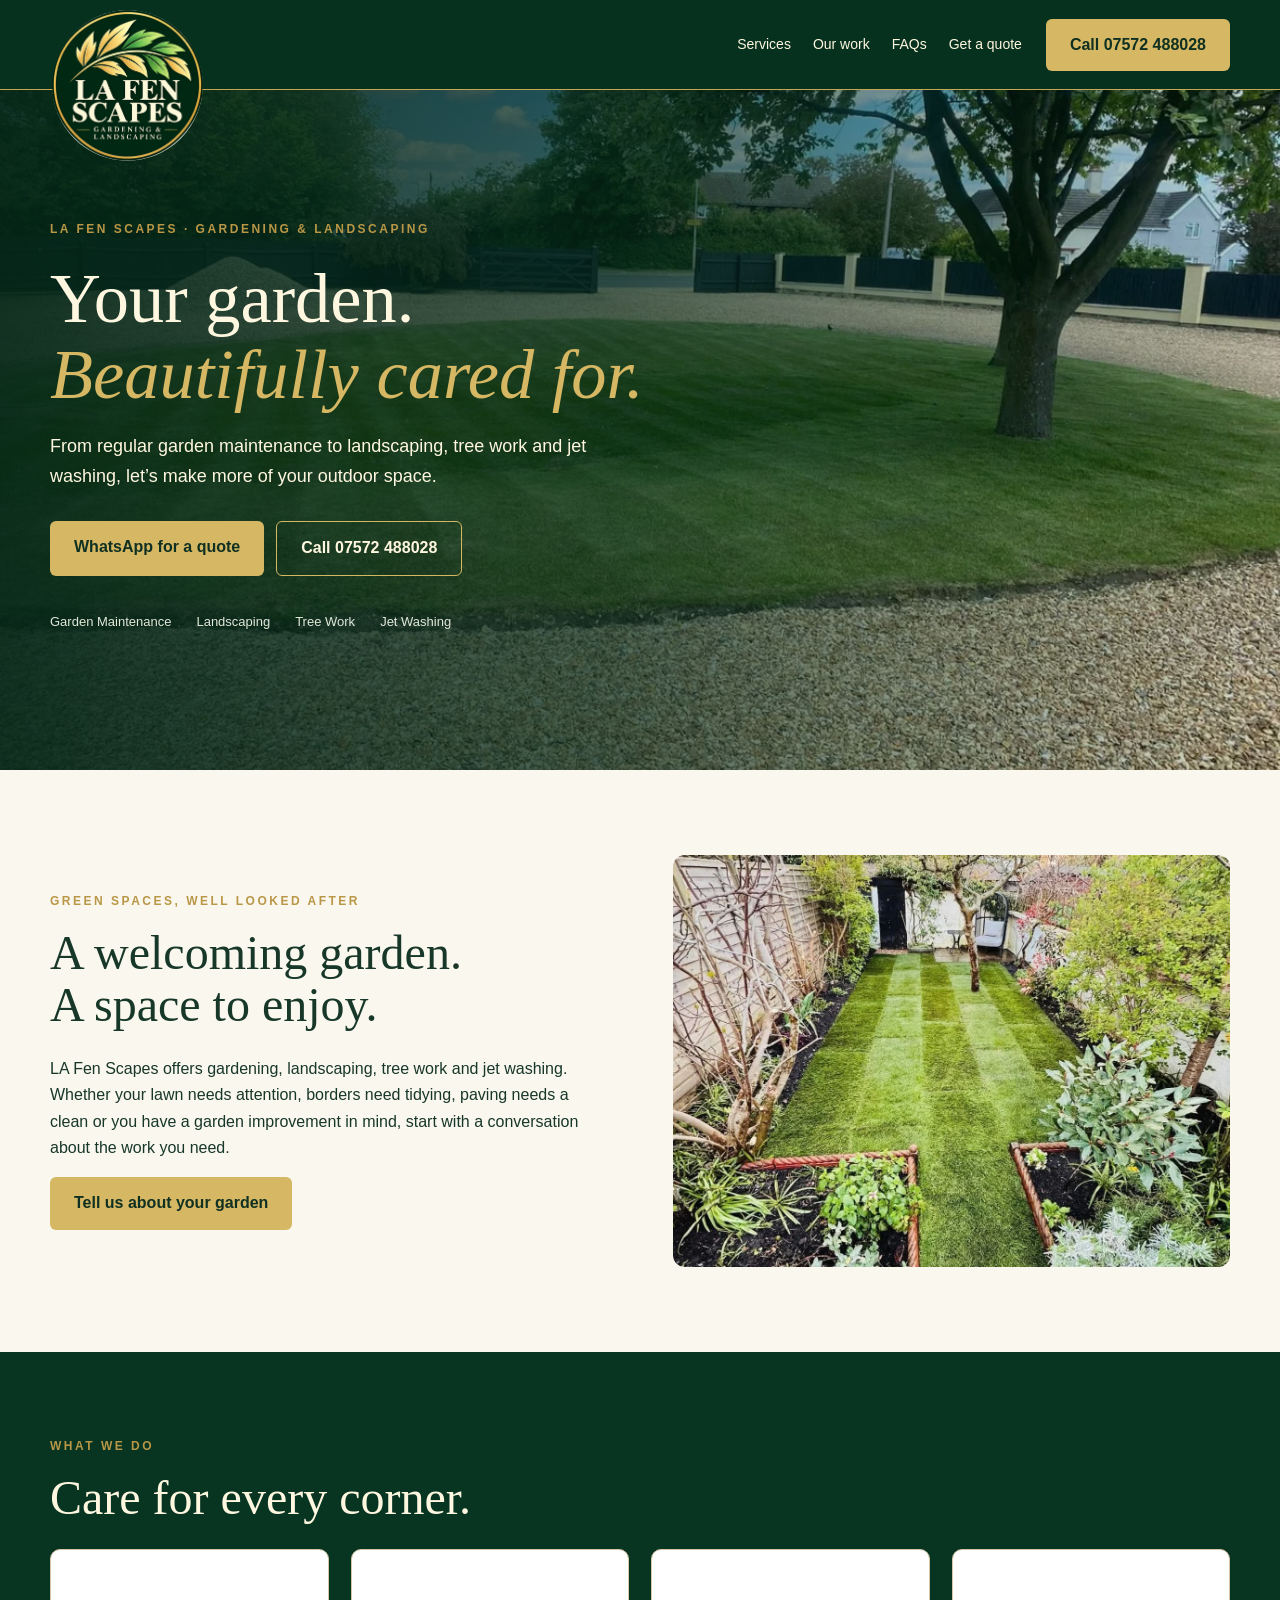
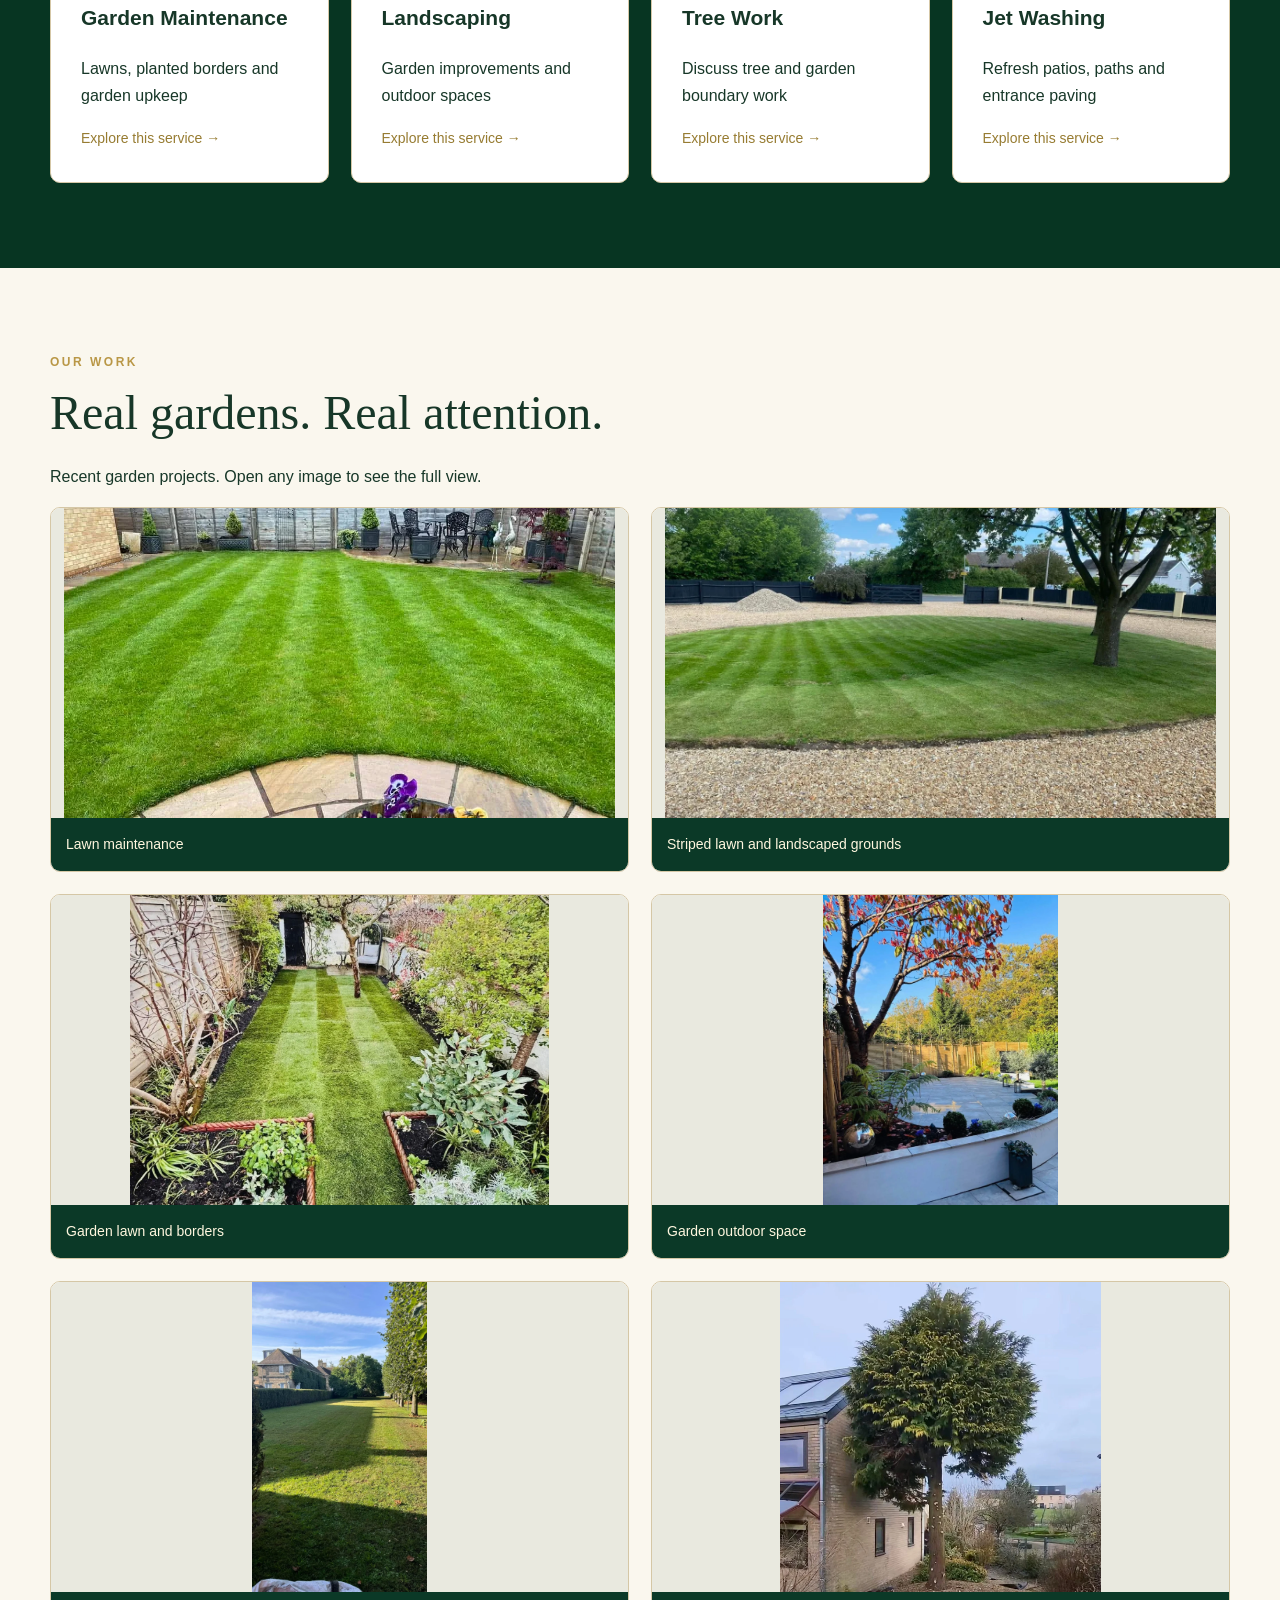
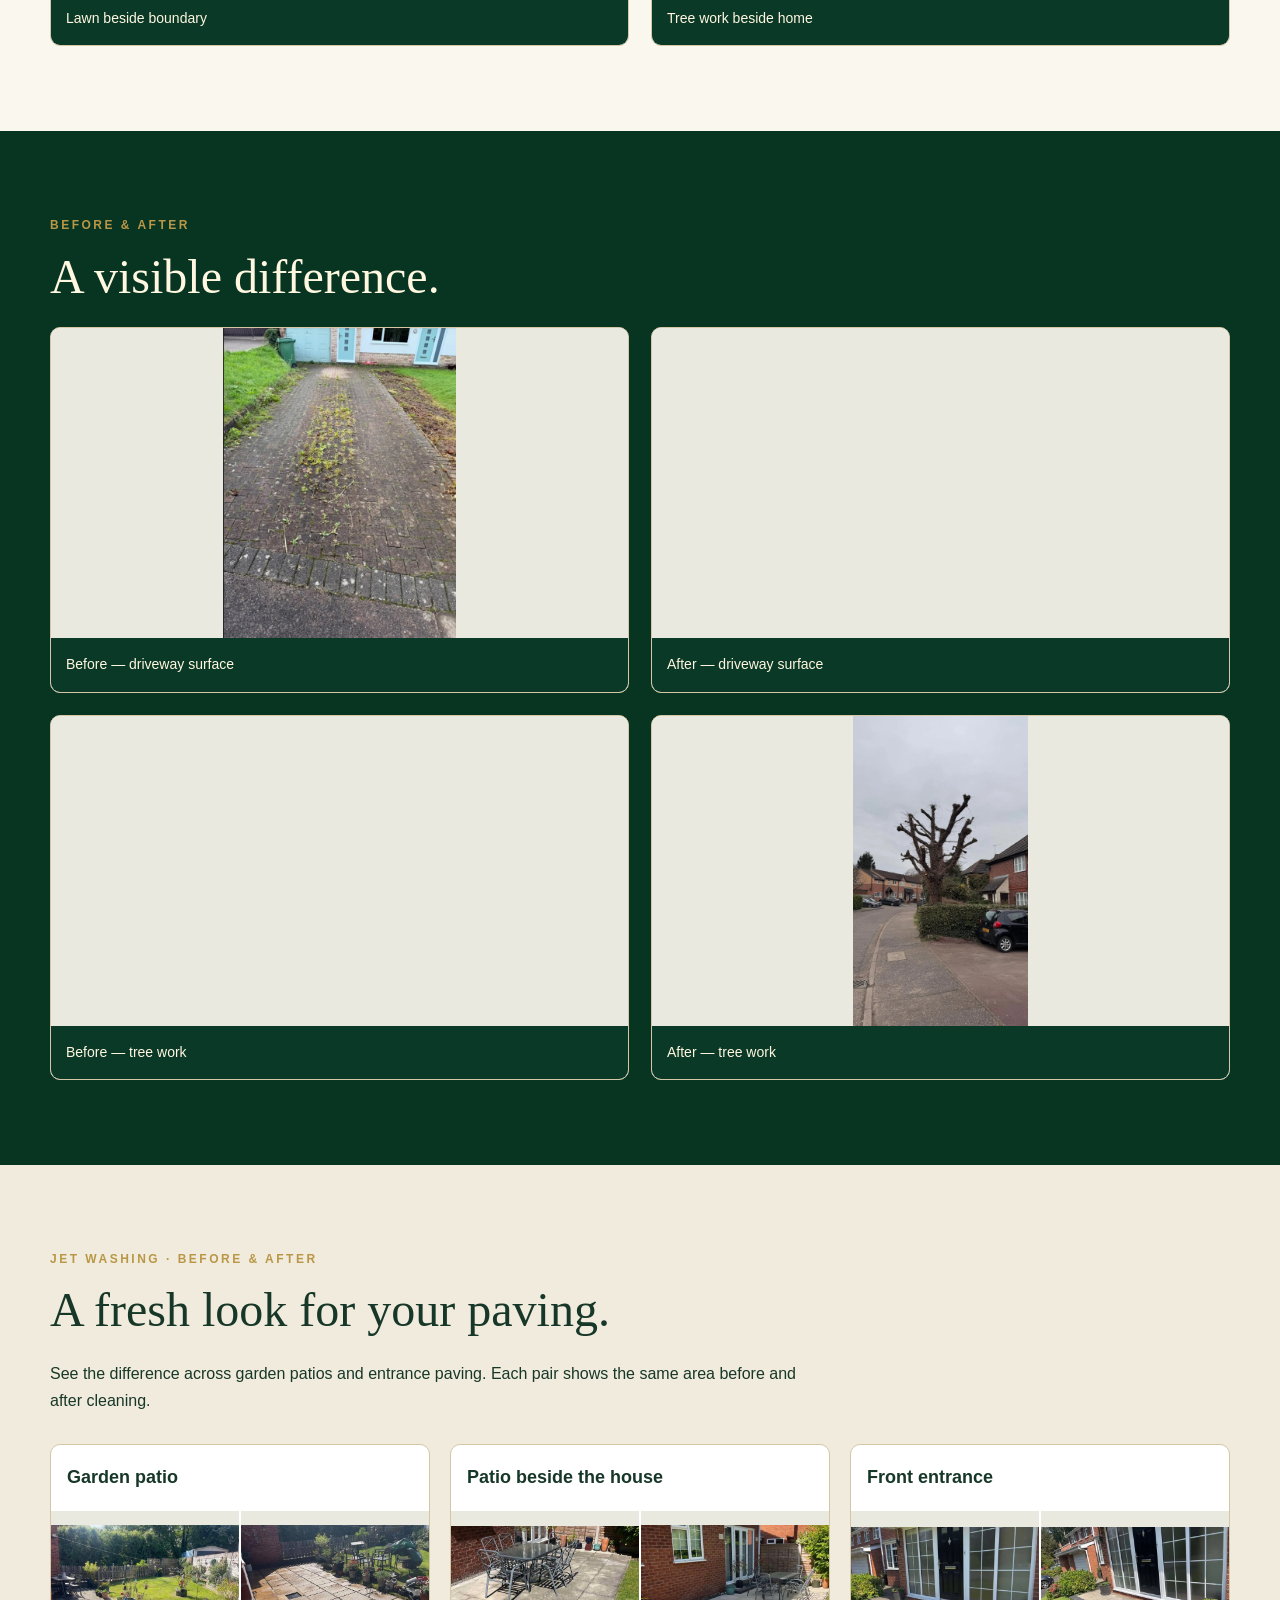
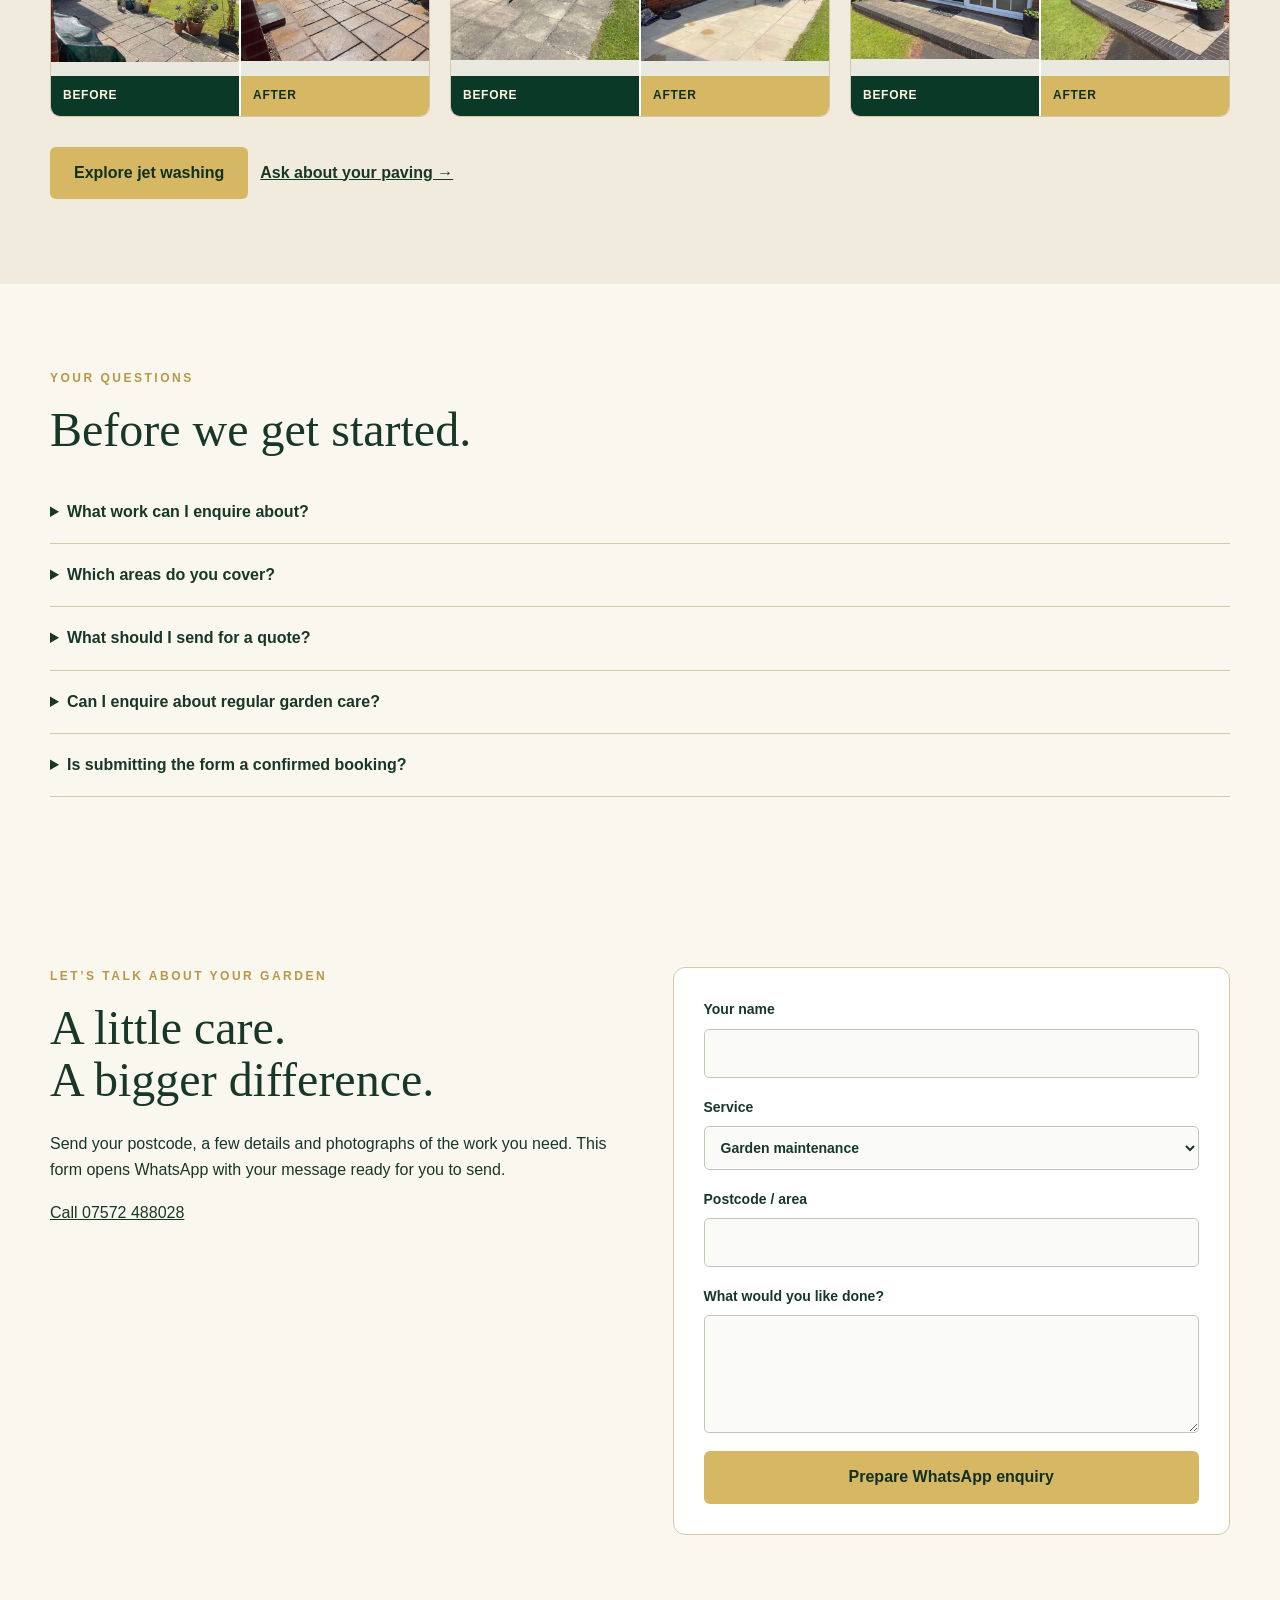
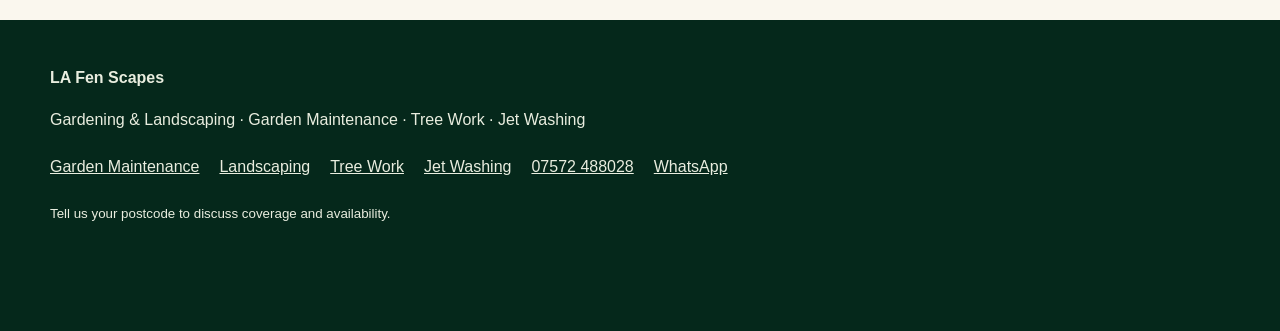
<file: index.html>
<!doctype html>
<html lang="en-GB"><head><meta charset="utf-8"><meta name="viewport" content="width=device-width,initial-scale=1"><title>LA Fen Scapes | Landscaping, Gardening &amp; Jet Washing</title><meta name="description" content="Garden maintenance, landscaping, tree work and jet washing from LA Fen Scapes. See patio cleaning before and after photos. Call or WhatsApp 07572 488028."><meta name="robots" content="noindex,follow"><link rel="canonical" href="https://preview.getmywebsite.uk/la-fen-scapes/"><link rel="icon" href="assets/favicon.png"><link rel="stylesheet" href="style-d0ec473c079c.css"><meta property="og:type" content="website"><meta property="og:title" content="LA Fen Scapes | Landscaping, Gardening &amp; Jet Washing"><meta property="og:description" content="Garden maintenance, landscaping, tree work and jet washing from LA Fen Scapes. See patio cleaning before and after photos. Call or WhatsApp 07572 488028."><meta property="og:url" content="https://preview.getmywebsite.uk/la-fen-scapes/"><meta property="og:image" content="https://preview.getmywebsite.uk/la-fen-scapes/assets/social-share.jpg"><meta property="og:image:width" content="1200"><meta property="og:image:height" content="630"><meta name="twitter:card" content="summary_large_image"><meta name="twitter:title" content="LA Fen Scapes | Landscaping, Gardening &amp; Jet Washing"><meta name="twitter:description" content="Garden maintenance, landscaping, tree work and jet washing from LA Fen Scapes. See patio cleaning before and after photos. Call or WhatsApp 07572 488028."><meta name="twitter:image" content="https://preview.getmywebsite.uk/la-fen-scapes/assets/social-share.jpg"><script type="application/ld+json">{"@context": "https://schema.org", "@graph": [{"@type": "Organization", "@id": "https://preview.getmywebsite.uk/la-fen-scapes/#business", "name": "LA Fen Scapes", "url": "https://preview.getmywebsite.uk/la-fen-scapes/", "telephone": "+447572488028", "logo": "https://preview.getmywebsite.uk/la-fen-scapes/assets/logo.png"}, {"@type": "WebSite", "@id": "https://preview.getmywebsite.uk/la-fen-scapes/#website", "url": "https://preview.getmywebsite.uk/la-fen-scapes/", "name": "LA Fen Scapes"}, {"@type": "WebPage", "url": "https://preview.getmywebsite.uk/la-fen-scapes/", "name": "LA Fen Scapes | Landscaping, Gardening & Jet Washing", "isPartOf": {"@id": "https://preview.getmywebsite.uk/la-fen-scapes/#website"}, "description": "Garden maintenance, landscaping, tree work and jet washing from LA Fen Scapes. See patio cleaning before and after photos. Call or WhatsApp 07572 488028."}]}</script><script src="script.js" defer></script><style id="jet-washing-layout">
.services{grid-template-columns:repeat(4,minmax(0,1fr))}.jet-results{background:#f0ebdc}.jet-pairs{display:grid;grid-template-columns:repeat(3,minmax(0,1fr));gap:20px;margin-top:30px}.jet-pair{background:#fff;border:1px solid #d5c7a6;border-radius:10px;overflow:hidden;min-width:0}.jet-pair h3{font-size:18px;margin:0;padding:18px 16px}.jet-pair-images{display:grid;grid-template-columns:repeat(2,minmax(0,1fr));gap:2px}.jet-pair figure{margin:0;min-width:0}.jet-pair figure a{display:block;background:#e9e9df}.jet-pair img{width:100%;height:165px;object-fit:contain}.jet-pair figcaption{background:#0b3927;color:#fff7df;padding:10px 12px;font-size:12px;font-weight:bold;text-transform:uppercase;letter-spacing:.06em}.jet-pair figure:last-child figcaption{background:#d6b763;color:#103021}.jet-text-link{align-self:center;font-weight:bold}.jet-results>.wrap>p{max-width:750px}@media(max-width:1000px){.services{grid-template-columns:repeat(2,minmax(0,1fr))}.jet-pairs{gap:12px}.jet-pair h3{font-size:16px;padding:14px 12px}.jet-pair img{height:140px}}@media(max-width:700px){.jet-pairs{grid-template-columns:1fr;gap:22px}.jet-pair img{height:auto;aspect-ratio:4/3;max-height:230px}.jet-pair h3{font-size:19px}}@media(max-width:480px){.services{grid-template-columns:1fr}}
</style></head><body><header><div class="wrap nav"><a href="index.html" class="logo" aria-label="LA Fen Scapes home"><img src="assets/logo.png" width="155" height="155" alt="LA Fen Scapes Gardening and Landscaping logo"></a><nav><a href="index.html#services">Services</a><a href="index.html#projects">Our work</a><a href="index.html#faq">FAQs</a><a href="#quote">Get a quote</a></nav><a href="tel:07572488028" class="button">Call 07572 488028</a></div></header><main><section class="hero" id="hero"><img src="assets/project-4626-1200.webp" srcset="assets/project-4626-600.webp 600w, assets/project-4626-1200.webp 1200w" sizes="(max-width:800px) 95vw, 1180px" width="1200" height="675" alt="Striped lawn and mature tree in landscaped grounds" decoding="async" fetchpriority="high"><div class="wrap"><div class="hero-copy"><div class="kicker">LA FEN SCAPES · GARDENING &amp; LANDSCAPING</div><h1>Your garden.<br><em>Beautifully cared for.</em></h1><p>From regular garden maintenance to landscaping, tree work and jet washing, let’s make more of your outdoor space.</p><div class="actions"><a class="button" href="https://wa.me/447572488028" target="_blank" rel="noopener">WhatsApp for a quote</a><a class="button outline" href="tel:07572488028">Call 07572 488028</a></div><div class="trust"><span>Garden Maintenance</span><span>Landscaping</span><span>Tree Work</span><span>Jet Washing</span></div></div></div></section><section class="section"><div class="wrap intro"><div><div class="kicker">GREEN SPACES, WELL LOOKED AFTER</div><h2>A welcoming garden.<br>A space to enjoy.</h2><p>LA Fen Scapes offers gardening, landscaping, tree work and jet washing. Whether your lawn needs attention, borders need tidying, paving needs a clean or you have a garden improvement in mind, start with a conversation about the work you need.</p><a class="button" href="#quote">Tell us about your garden</a></div><img src="assets/project-4625-1200.webp" srcset="assets/project-4625-600.webp 600w, assets/project-4625-1200.webp 1200w" sizes="(max-width:800px) 95vw, 1180px" width="1200" height="887" alt="Maintained compact garden with lawn and planted borders" decoding="async" loading="lazy"></div></section><section class="section dark" id="services"><div class="wrap"><div class="kicker">WHAT WE DO</div><h2>Care for every corner.</h2><div class="services"><article class="service" style="color:#173728"><h3><a href="garden-maintenance.html">Garden Maintenance</a></h3><p>Lawns, planted borders and garden upkeep</p><a href="garden-maintenance.html"><span>Explore this service →</span></a></article><article class="service" style="color:#173728"><h3><a href="landscaping.html">Landscaping</a></h3><p>Garden improvements and outdoor spaces</p><a href="landscaping.html"><span>Explore this service →</span></a></article><article class="service" style="color:#173728"><h3><a href="tree-work.html">Tree Work</a></h3><p>Discuss tree and garden boundary work</p><a href="tree-work.html"><span>Explore this service →</span></a></article><article class="service" style="color:#173728"><h3><a href="jet-washing.html">Jet Washing</a></h3><p>Refresh patios, paths and entrance paving</p><a href="jet-washing.html"><span>Explore this service →</span></a></article></div></div></section><section class="section" id="projects"><div class="wrap"><div class="kicker">OUR WORK</div><h2>Real gardens. Real attention.</h2><p>Recent garden projects. Open any image to see the full view.</p><div class="gallery"><figure><a href="assets/project-4623.jpg" target="_blank" rel="noopener" aria-label="Open full photograph: Lawn maintenance"><img src="assets/project-4623-1200.webp" srcset="assets/project-4623-600.webp 600w, assets/project-4623-1200.webp 960w" sizes="(max-width:800px) 95vw, 1180px" width="960" height="540" alt="Lawn maintenance" decoding="async" loading="lazy"></a><figcaption>Lawn maintenance</figcaption></figure><figure><a href="assets/project-4626.jpg" target="_blank" rel="noopener" aria-label="Open full photograph: Striped lawn and landscaped grounds"><img src="assets/project-4626-1200.webp" srcset="assets/project-4626-600.webp 600w, assets/project-4626-1200.webp 1200w" sizes="(max-width:800px) 95vw, 1180px" width="1200" height="675" alt="Striped lawn and landscaped grounds" decoding="async" loading="lazy"></a><figcaption>Striped lawn and landscaped grounds</figcaption></figure><figure><a href="assets/project-4625.jpg" target="_blank" rel="noopener" aria-label="Open full photograph: Garden lawn and borders"><img src="assets/project-4625-1200.webp" srcset="assets/project-4625-600.webp 600w, assets/project-4625-1200.webp 1200w" sizes="(max-width:800px) 95vw, 1180px" width="1200" height="887" alt="Garden lawn and borders" decoding="async" loading="lazy"></a><figcaption>Garden lawn and borders</figcaption></figure><figure><a href="assets/project-4617.jpg" target="_blank" rel="noopener" aria-label="Open full photograph: Garden outdoor space"><img src="assets/project-4617-1200.webp" srcset="assets/project-4617-600.webp 600w, assets/project-4617-1200.webp 1200w" sizes="(max-width:800px) 95vw, 1180px" width="1200" height="1578" alt="Garden outdoor space" decoding="async" loading="lazy"></a><figcaption>Garden outdoor space</figcaption></figure><figure><a href="assets/project-4624.jpg" target="_blank" rel="noopener" aria-label="Open full photograph: Lawn beside boundary"><img src="assets/project-4624-1200.webp" srcset="assets/project-4624-600.webp 600w, assets/project-4624-1200.webp 900w" sizes="(max-width:800px) 95vw, 1180px" width="900" height="1600" alt="Lawn beside boundary" decoding="async" loading="lazy"></a><figcaption>Lawn beside boundary</figcaption></figure><figure><a href="assets/project-4619.jpg" target="_blank" rel="noopener" aria-label="Open full photograph: Tree work beside home"><img src="assets/project-4619-1200.webp" srcset="assets/project-4619-600.webp 600w, assets/project-4619-1200.webp 1200w" sizes="(max-width:800px) 95vw, 1180px" width="1200" height="1161" alt="Tree work beside home" decoding="async" loading="lazy"></a><figcaption>Tree work beside home</figcaption></figure></div></div></section><section class="section dark"><div class="wrap"><div class="kicker">BEFORE &amp; AFTER</div><h2>A visible difference.</h2><div class="gallery"><figure><a href="assets/project-4616.jpg" target="_blank" rel="noopener" aria-label="Open full photograph: Before — driveway surface"><img src="assets/project-4616-1200.webp" srcset="assets/project-4616-600.webp 600w, assets/project-4616-1200.webp 1200w" sizes="(max-width:800px) 95vw, 1180px" width="1200" height="1593" alt="Before — driveway surface" decoding="async" loading="lazy"></a><figcaption>Before — driveway surface</figcaption></figure><figure><a href="assets/project-4615.jpg" target="_blank" rel="noopener" aria-label="Open full photograph: After — driveway surface"><img src="assets/project-4615-1200.webp" srcset="assets/project-4615-600.webp 600w, assets/project-4615-1200.webp 1152w" sizes="(max-width:800px) 95vw, 1180px" width="1152" height="1556" alt="After — driveway surface" decoding="async" loading="lazy"></a><figcaption>After — driveway surface</figcaption></figure><figure><a href="assets/project-4621.jpg" target="_blank" rel="noopener" aria-label="Open full photograph: Before — tree work"><img src="assets/project-4621-1200.webp" srcset="assets/project-4621-600.webp 600w, assets/project-4621-1200.webp 1200w" sizes="(max-width:800px) 95vw, 1180px" width="1200" height="1201" alt="Before — tree work" decoding="async" loading="lazy"></a><figcaption>Before — tree work</figcaption></figure><figure><a href="assets/project-4622.jpg" target="_blank" rel="noopener" aria-label="Open full photograph: After — tree work"><img src="assets/project-4622-1200.webp" srcset="assets/project-4622-600.webp 600w, assets/project-4622-1200.webp 900w" sizes="(max-width:800px) 95vw, 1180px" width="900" height="1600" alt="After — tree work" decoding="async" loading="lazy"></a><figcaption>After — tree work</figcaption></figure></div></div></section><section class="section jet-results" id="jet-washing-results"><div class="wrap"><div class="kicker">JET WASHING · BEFORE &amp; AFTER</div><h2>A fresh look for your paving.</h2><p>See the difference across garden patios and entrance paving. Each pair shows the same area before and after cleaning.</p><div class="jet-pairs"><article class="jet-pair"><h3>Garden patio</h3><div class="jet-pair-images"><figure><a href="assets/jet-washing-1.jpg" target="_blank" rel="noopener" aria-label="Open full photograph: Garden patio beside the lawn before"><img src="assets/jet-washing-1-1200.webp" srcset="assets/jet-washing-1-600.webp 600w, assets/jet-washing-1-1200.webp 1200w" sizes="(max-width:700px) 46vw, 180px" width="1200" height="875" alt="Garden patio beside the lawn before jet washing" decoding="async" loading="lazy"></a><figcaption>Before</figcaption></figure><figure><a href="assets/jet-washing-2.jpg" target="_blank" rel="noopener" aria-label="Open full photograph: Garden patio beside the lawn after"><img src="assets/jet-washing-2-1200.webp" srcset="assets/jet-washing-2-600.webp 600w, assets/jet-washing-2-1200.webp 1200w" sizes="(max-width:700px) 46vw, 180px" width="1200" height="866" alt="Garden patio beside the lawn after jet washing" decoding="async" loading="lazy"></a><figcaption>After</figcaption></figure></div></article><article class="jet-pair"><h3>Patio beside the house</h3><div class="jet-pair-images"><figure><a href="assets/jet-washing-5.jpg" target="_blank" rel="noopener" aria-label="Open full photograph: Paved seating area beside the house before"><img src="assets/jet-washing-5-1200.webp" srcset="assets/jet-washing-5-600.webp 600w, assets/jet-washing-5-1200.webp 1200w" sizes="(max-width:700px) 46vw, 180px" width="1200" height="856" alt="Paved seating area beside the house before jet washing" decoding="async" loading="lazy"></a><figcaption>Before</figcaption></figure><figure><a href="assets/jet-washing-4.jpg" target="_blank" rel="noopener" aria-label="Open full photograph: Paved seating area beside the house after"><img src="assets/jet-washing-4-1200.webp" srcset="assets/jet-washing-4-600.webp 600w, assets/jet-washing-4-1200.webp 1200w" sizes="(max-width:700px) 46vw, 180px" width="1200" height="867" alt="Paved seating area beside the house after jet washing" decoding="async" loading="lazy"></a><figcaption>After</figcaption></figure></div></article><article class="jet-pair"><h3>Front entrance</h3><div class="jet-pair-images"><figure><a href="assets/jet-washing-3.jpg" target="_blank" rel="noopener" aria-label="Open full photograph: Paving outside the front doors before"><img src="assets/jet-washing-3-1200.webp" srcset="assets/jet-washing-3-600.webp 600w, assets/jet-washing-3-1200.webp 1200w" sizes="(max-width:700px) 46vw, 180px" width="1200" height="844" alt="Paving outside the front doors before jet washing" decoding="async" loading="lazy"></a><figcaption>Before</figcaption></figure><figure><a href="assets/jet-washing-6.jpg" target="_blank" rel="noopener" aria-label="Open full photograph: Paving outside the front doors after"><img src="assets/jet-washing-6-1200.webp" srcset="assets/jet-washing-6-600.webp 600w, assets/jet-washing-6-1200.webp 1200w" sizes="(max-width:700px) 46vw, 180px" width="1200" height="847" alt="Paving outside the front doors after jet washing" decoding="async" loading="lazy"></a><figcaption>After</figcaption></figure></div></article></div><div class="actions"><a href="jet-washing.html" class="button">Explore jet washing</a><a class="jet-text-link" href="#quote">Ask about your paving →</a></div></div></section><section class="section" id="faq"><div class="wrap"><div class="kicker">YOUR QUESTIONS</div><h2>Before we get started.</h2><details><summary>What work can I enquire about?</summary><p>Garden maintenance, landscaping, tree work and jet washing for patios, paths and entrance paving. Describe your job so we can confirm its scope and suitability.</p></details><details><summary>Which areas do you cover?</summary><p>Send your postcode to discuss coverage and availability. A fixed service area has not been supplied for this demo.</p></details><details><summary>What should I send for a quote?</summary><p>Your postcode, photographs, a description of the job and any access information. Attach photographs in WhatsApp after the form opens.</p></details><details><summary>Can I enquire about regular garden care?</summary><p>Yes. Tell us whether you need a one-off visit or ongoing maintenance, and we can discuss the work and timing.</p></details><details><summary>Is submitting the form a confirmed booking?</summary><p>No. The form prepares a WhatsApp enquiry. We discuss the work, quote and arrangements before confirming a job.</p></details></div></section><section class="section" id="quote"><div class="wrap quote-layout"><div><div class="kicker">LET’S TALK ABOUT YOUR GARDEN</div><h2>A little care.<br>A bigger difference.</h2><p>Send your postcode, a few details and photographs of the work you need. This form opens WhatsApp with your message ready for you to send.</p><p><a href="tel:07572488028">Call 07572 488028</a></p></div><form id="quote-form"><label>Your name<input name="name" required autocomplete="name" maxlength="120"></label><label>Service<select name="service"><option>Garden maintenance</option><option>Landscaping</option><option>Tree work</option><option>Driveway / outdoor maintenance enquiry</option><option>Other garden enquiry</option><option value="Jet washing">Jet washing</option></select></label><label>Postcode / area<input name="area" required maxlength="100"></label><label>What would you like done?<textarea name="details" required rows="4" maxlength="3000"></textarea></label><button class="button">Prepare WhatsApp enquiry</button></form></div></section></main><footer><div class="wrap"><strong>LA Fen Scapes</strong><p>Gardening &amp; Landscaping · Garden Maintenance · Tree Work · Jet Washing</p><div class="footer-links"><a href="garden-maintenance.html">Garden Maintenance</a><a href="landscaping.html">Landscaping</a><a href="tree-work.html">Tree Work</a><a href="jet-washing.html">Jet Washing</a><a href="tel:07572488028">07572 488028</a><a href="https://wa.me/447572488028" target="_blank" rel="noopener">WhatsApp</a></div><small>Tell us your postcode to discuss coverage and availability.</small></div></footer><div id="floating" class="floating" hidden aria-hidden="true"><a href="tel:07572488028" tabindex="-1">Call</a><a href="https://wa.me/447572488028" target="_blank" rel="noopener" tabindex="-1">WhatsApp</a></div></body></html>
</file>
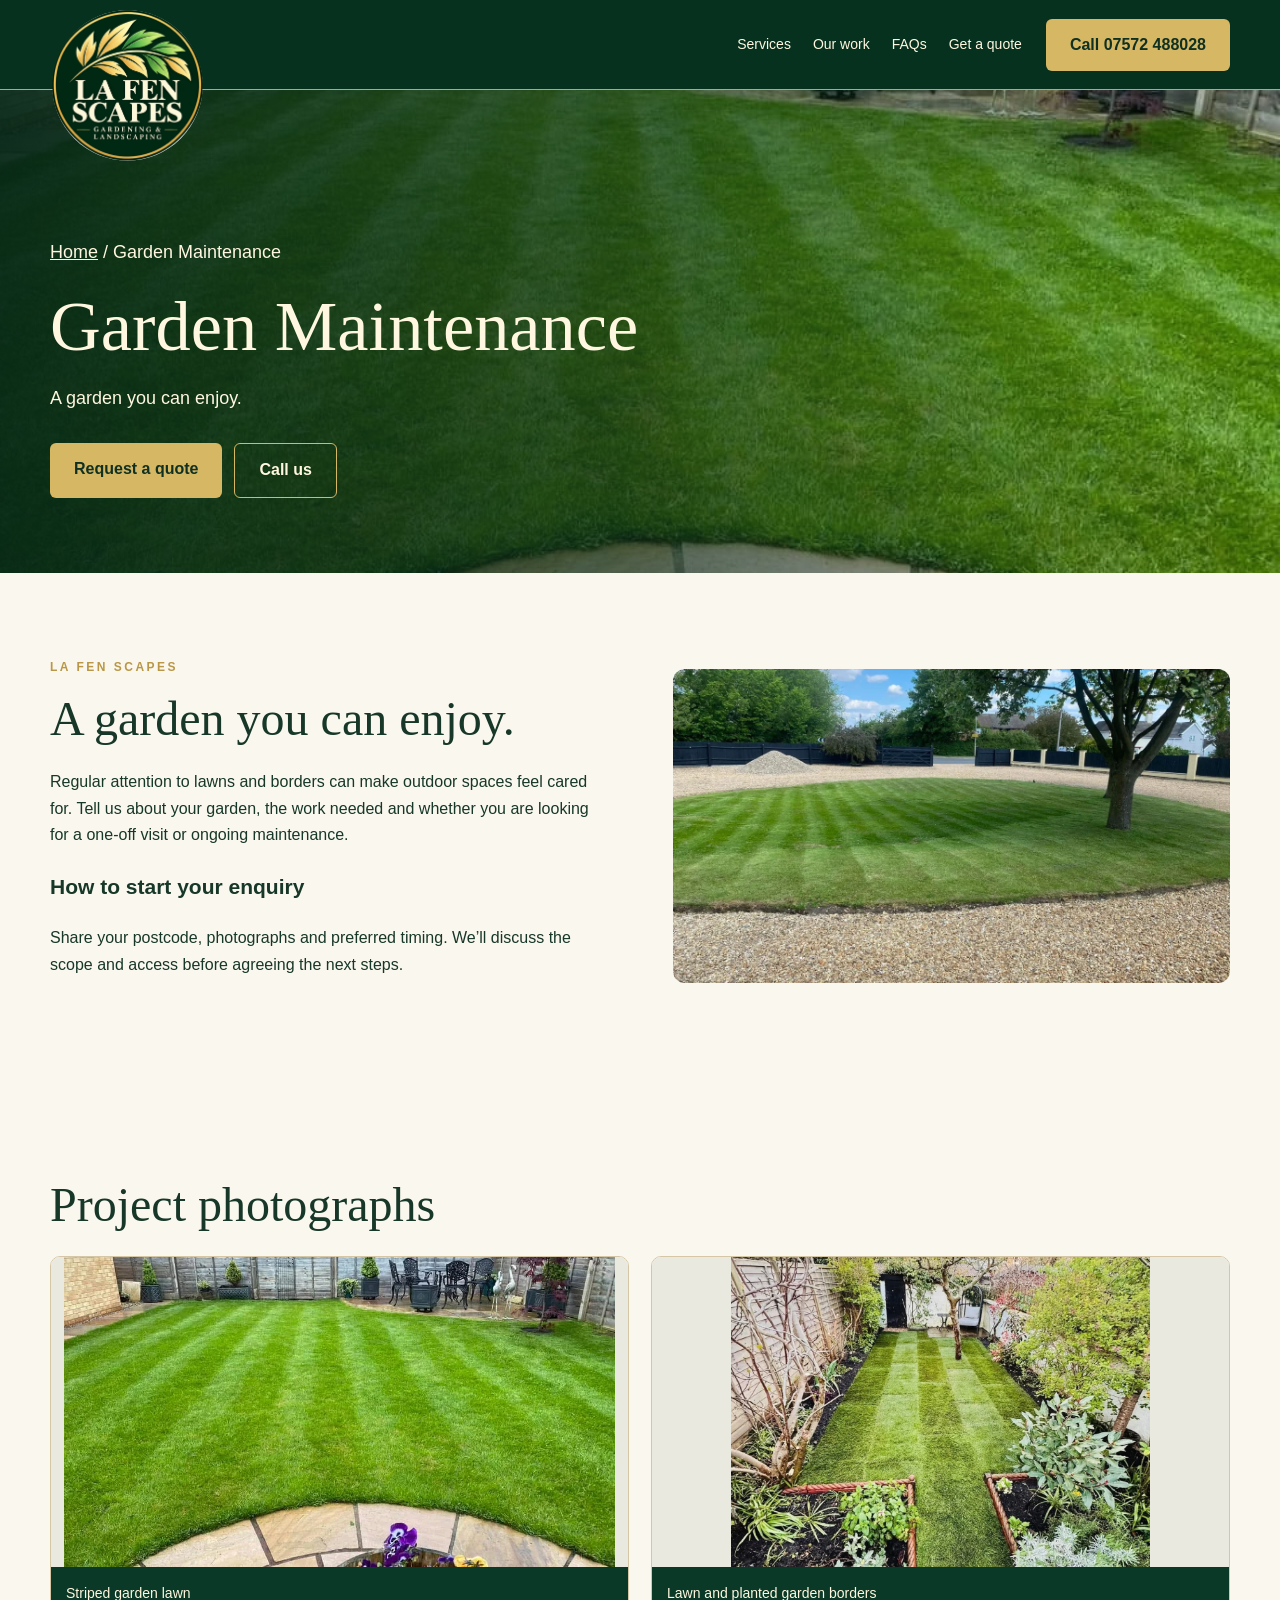
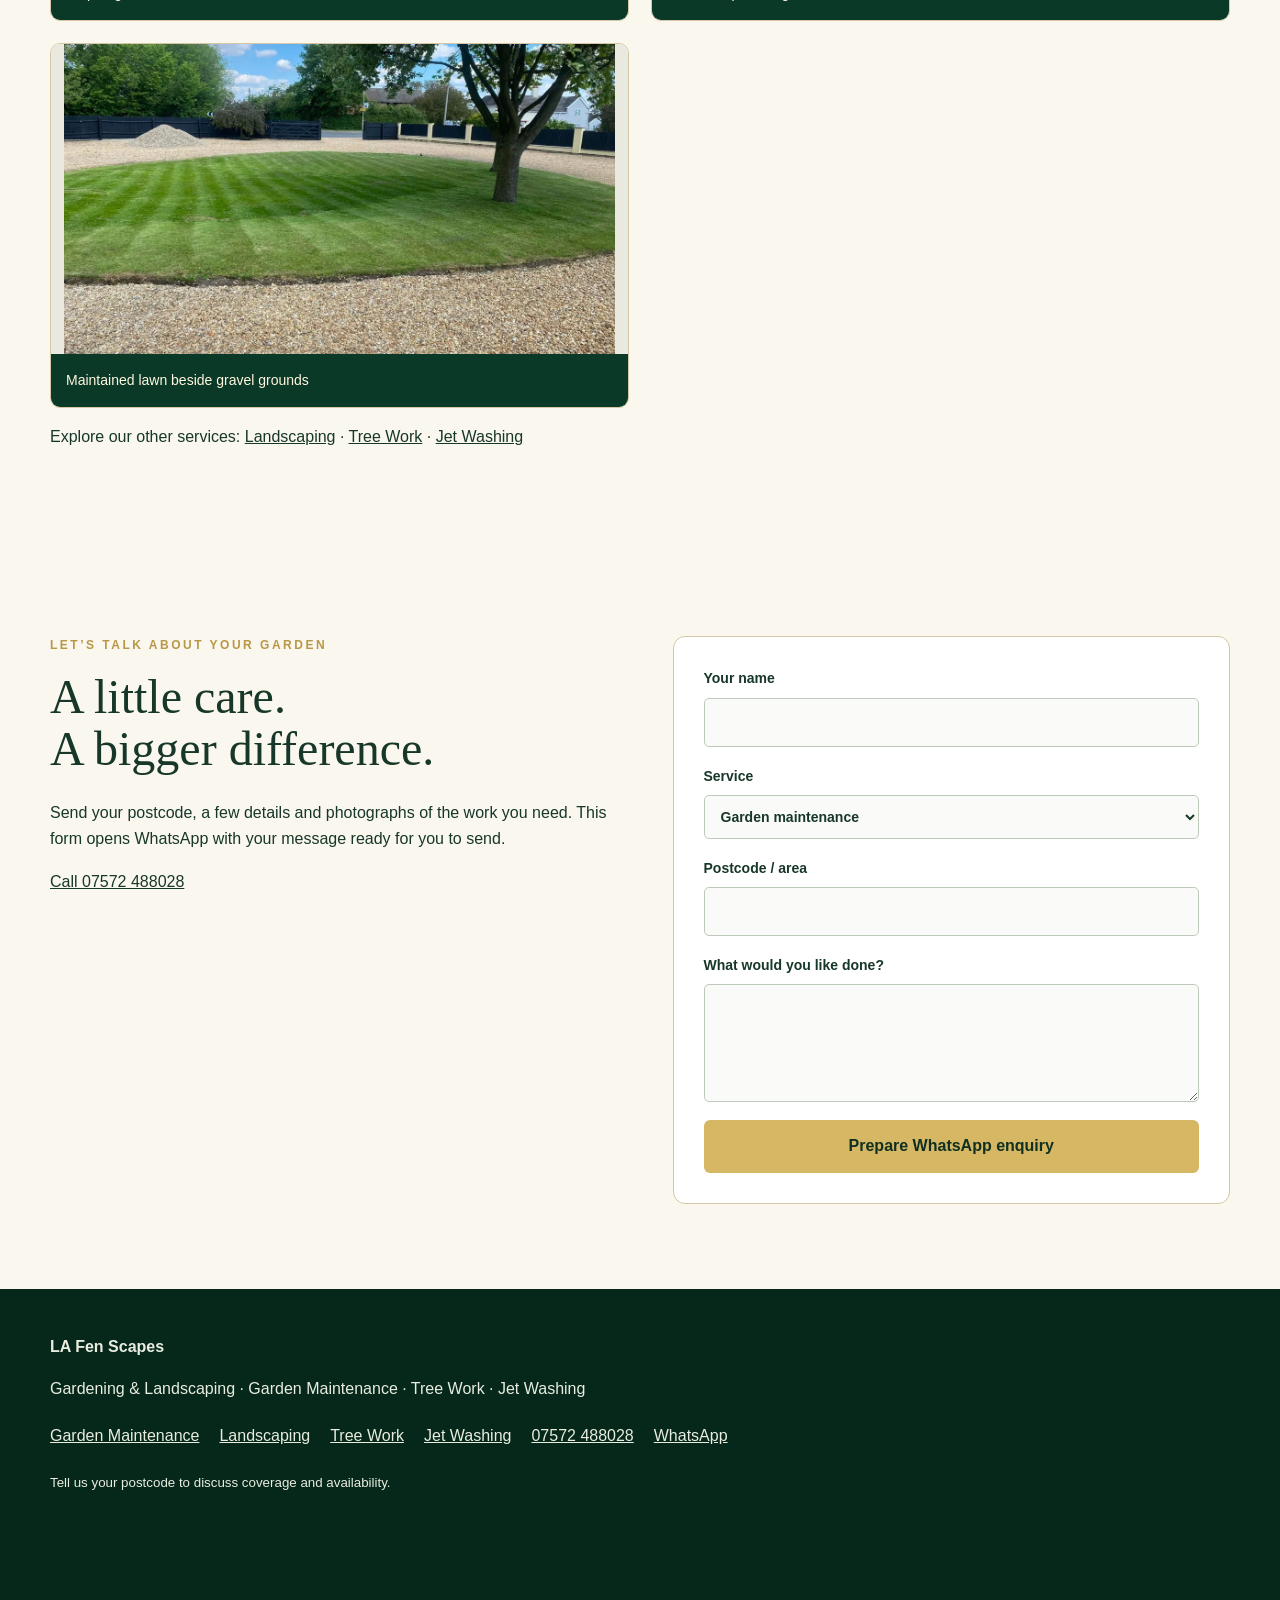
<file: garden-maintenance.html>
<!doctype html>
<html lang="en-GB"><head><meta charset="utf-8"><meta name="viewport" content="width=device-width,initial-scale=1"><title>Garden Maintenance | LA Fen Scapes</title><meta name="description" content="Lawns, planted borders and garden upkeep. Contact LA Fen Scapes on 07572 488028 to discuss your postcode and requirements."><meta name="robots" content="noindex,follow"><link rel="canonical" href="https://preview.getmywebsite.uk/la-fen-scapes/garden-maintenance.html"><link rel="icon" href="assets/favicon.png"><link rel="stylesheet" href="style-d0ec473c079c.css"><meta property="og:type" content="website"><meta property="og:title" content="Garden Maintenance | LA Fen Scapes"><meta property="og:description" content="Lawns, planted borders and garden upkeep. Contact LA Fen Scapes on 07572 488028 to discuss your postcode and requirements."><meta property="og:url" content="https://preview.getmywebsite.uk/la-fen-scapes/garden-maintenance.html"><meta property="og:image" content="https://preview.getmywebsite.uk/la-fen-scapes/assets/social-share.jpg"><meta property="og:image:width" content="1200"><meta property="og:image:height" content="630"><meta name="twitter:card" content="summary_large_image"><meta name="twitter:title" content="Garden Maintenance | LA Fen Scapes"><meta name="twitter:description" content="Lawns, planted borders and garden upkeep. Contact LA Fen Scapes on 07572 488028 to discuss your postcode and requirements."><meta name="twitter:image" content="https://preview.getmywebsite.uk/la-fen-scapes/assets/social-share.jpg"><script type="application/ld+json">{"@context": "https://schema.org", "@graph": [{"@type": "Organization", "@id": "https://preview.getmywebsite.uk/la-fen-scapes/#business", "name": "LA Fen Scapes", "url": "https://preview.getmywebsite.uk/la-fen-scapes/", "telephone": "+447572488028", "logo": "https://preview.getmywebsite.uk/la-fen-scapes/assets/logo.png"}, {"@type": "WebSite", "@id": "https://preview.getmywebsite.uk/la-fen-scapes/#website", "url": "https://preview.getmywebsite.uk/la-fen-scapes/", "name": "LA Fen Scapes"}, {"@type": "WebPage", "url": "https://preview.getmywebsite.uk/la-fen-scapes/garden-maintenance.html", "name": "Garden Maintenance | LA Fen Scapes", "isPartOf": {"@id": "https://preview.getmywebsite.uk/la-fen-scapes/#website"}}, {"@type": "Service", "name": "Garden Maintenance", "provider": {"@id": "https://preview.getmywebsite.uk/la-fen-scapes/#business"}, "url": "https://preview.getmywebsite.uk/la-fen-scapes/garden-maintenance.html"}]}</script><script src="script.js" defer></script></head><body><header><div class="wrap nav"><a href="index.html" class="logo" aria-label="LA Fen Scapes home"><img src="assets/logo.png" width="155" height="155" alt="LA Fen Scapes Gardening and Landscaping logo"></a><nav><a href="index.html#services">Services</a><a href="index.html#projects">Our work</a><a href="index.html#faq">FAQs</a><a href="#quote">Get a quote</a></nav><a href="tel:07572488028" class="button">Call 07572 488028</a></div></header><main><section class="hero page-hero" id="hero"><img src="assets/project-4623-1200.webp" srcset="assets/project-4623-600.webp 600w, assets/project-4623-1200.webp 960w" sizes="(max-width:800px) 95vw, 1180px" width="960" height="540" alt="Striped garden lawn" decoding="async" fetchpriority="high"><div class="wrap"><div class="hero-copy"><p class="breadcrumb"><a href="index.html">Home</a> / Garden Maintenance</p><h1>Garden Maintenance</h1><p>A garden you can enjoy.</p><div class="actions"><a class="button" href="#quote">Request a quote</a><a class="button outline" href="tel:07572488028">Call us</a></div></div></div></section><section class="section"><div class="wrap"><div class="split"><div><div class="kicker">LA FEN SCAPES</div><h2>A garden you can enjoy.</h2><p>Regular attention to lawns and borders can make outdoor spaces feel cared for. Tell us about your garden, the work needed and whether you are looking for a one-off visit or ongoing maintenance.</p><h3>How to start your enquiry</h3><p>Share your postcode, photographs and preferred timing. We’ll discuss the scope and access before agreeing the next steps.</p></div><img src="assets/project-4626-1200.webp" srcset="assets/project-4626-600.webp 600w, assets/project-4626-1200.webp 1200w" sizes="(max-width:800px) 95vw, 1180px" width="1200" height="675" alt="Maintained lawn beside gravel grounds" decoding="async" loading="lazy"></div></div></section><section class="section"><div class="wrap"><h2>Project photographs</h2><div class="gallery"><figure><a href="assets/project-4623.jpg" target="_blank" rel="noopener" aria-label="Open full photograph: Striped garden lawn"><img src="assets/project-4623-1200.webp" srcset="assets/project-4623-600.webp 600w, assets/project-4623-1200.webp 960w" sizes="(max-width:800px) 95vw, 1180px" width="960" height="540" alt="Striped garden lawn" decoding="async" loading="lazy"></a><figcaption>Striped garden lawn</figcaption></figure><figure><a href="assets/project-4625.jpg" target="_blank" rel="noopener" aria-label="Open full photograph: Lawn and planted garden borders"><img src="assets/project-4625-1200.webp" srcset="assets/project-4625-600.webp 600w, assets/project-4625-1200.webp 1200w" sizes="(max-width:800px) 95vw, 1180px" width="1200" height="887" alt="Lawn and planted garden borders" decoding="async" loading="lazy"></a><figcaption>Lawn and planted garden borders</figcaption></figure><figure><a href="assets/project-4626.jpg" target="_blank" rel="noopener" aria-label="Open full photograph: Maintained lawn beside gravel grounds"><img src="assets/project-4626-1200.webp" srcset="assets/project-4626-600.webp 600w, assets/project-4626-1200.webp 1200w" sizes="(max-width:800px) 95vw, 1180px" width="1200" height="675" alt="Maintained lawn beside gravel grounds" decoding="async" loading="lazy"></a><figcaption>Maintained lawn beside gravel grounds</figcaption></figure></div><p>Explore our other services: <a href="landscaping.html">Landscaping</a> · <a href="tree-work.html">Tree Work</a> · <a href="jet-washing.html">Jet Washing</a></p></div></section><section class="section" id="quote"><div class="wrap quote-layout"><div><div class="kicker">LET’S TALK ABOUT YOUR GARDEN</div><h2>A little care.<br>A bigger difference.</h2><p>Send your postcode, a few details and photographs of the work you need. This form opens WhatsApp with your message ready for you to send.</p><p><a href="tel:07572488028">Call 07572 488028</a></p></div><form id="quote-form"><label>Your name<input name="name" required autocomplete="name" maxlength="120"></label><label>Service<select name="service"><option>Garden maintenance</option><option>Landscaping</option><option>Tree work</option><option>Driveway / outdoor maintenance enquiry</option><option>Other garden enquiry</option><option value="Jet washing">Jet washing</option></select></label><label>Postcode / area<input name="area" required maxlength="100"></label><label>What would you like done?<textarea name="details" required rows="4" maxlength="3000"></textarea></label><button class="button">Prepare WhatsApp enquiry</button></form></div></section></main><footer><div class="wrap"><strong>LA Fen Scapes</strong><p>Gardening &amp; Landscaping · Garden Maintenance · Tree Work · Jet Washing</p><div class="footer-links"><a href="garden-maintenance.html">Garden Maintenance</a><a href="landscaping.html">Landscaping</a><a href="tree-work.html">Tree Work</a><a href="jet-washing.html">Jet Washing</a><a href="tel:07572488028">07572 488028</a><a href="https://wa.me/447572488028" target="_blank" rel="noopener">WhatsApp</a></div><small>Tell us your postcode to discuss coverage and availability.</small></div></footer><div id="floating" class="floating" hidden aria-hidden="true"><a href="tel:07572488028" tabindex="-1">Call</a><a href="https://wa.me/447572488028" target="_blank" rel="noopener" tabindex="-1">WhatsApp</a></div></body></html>
</file>
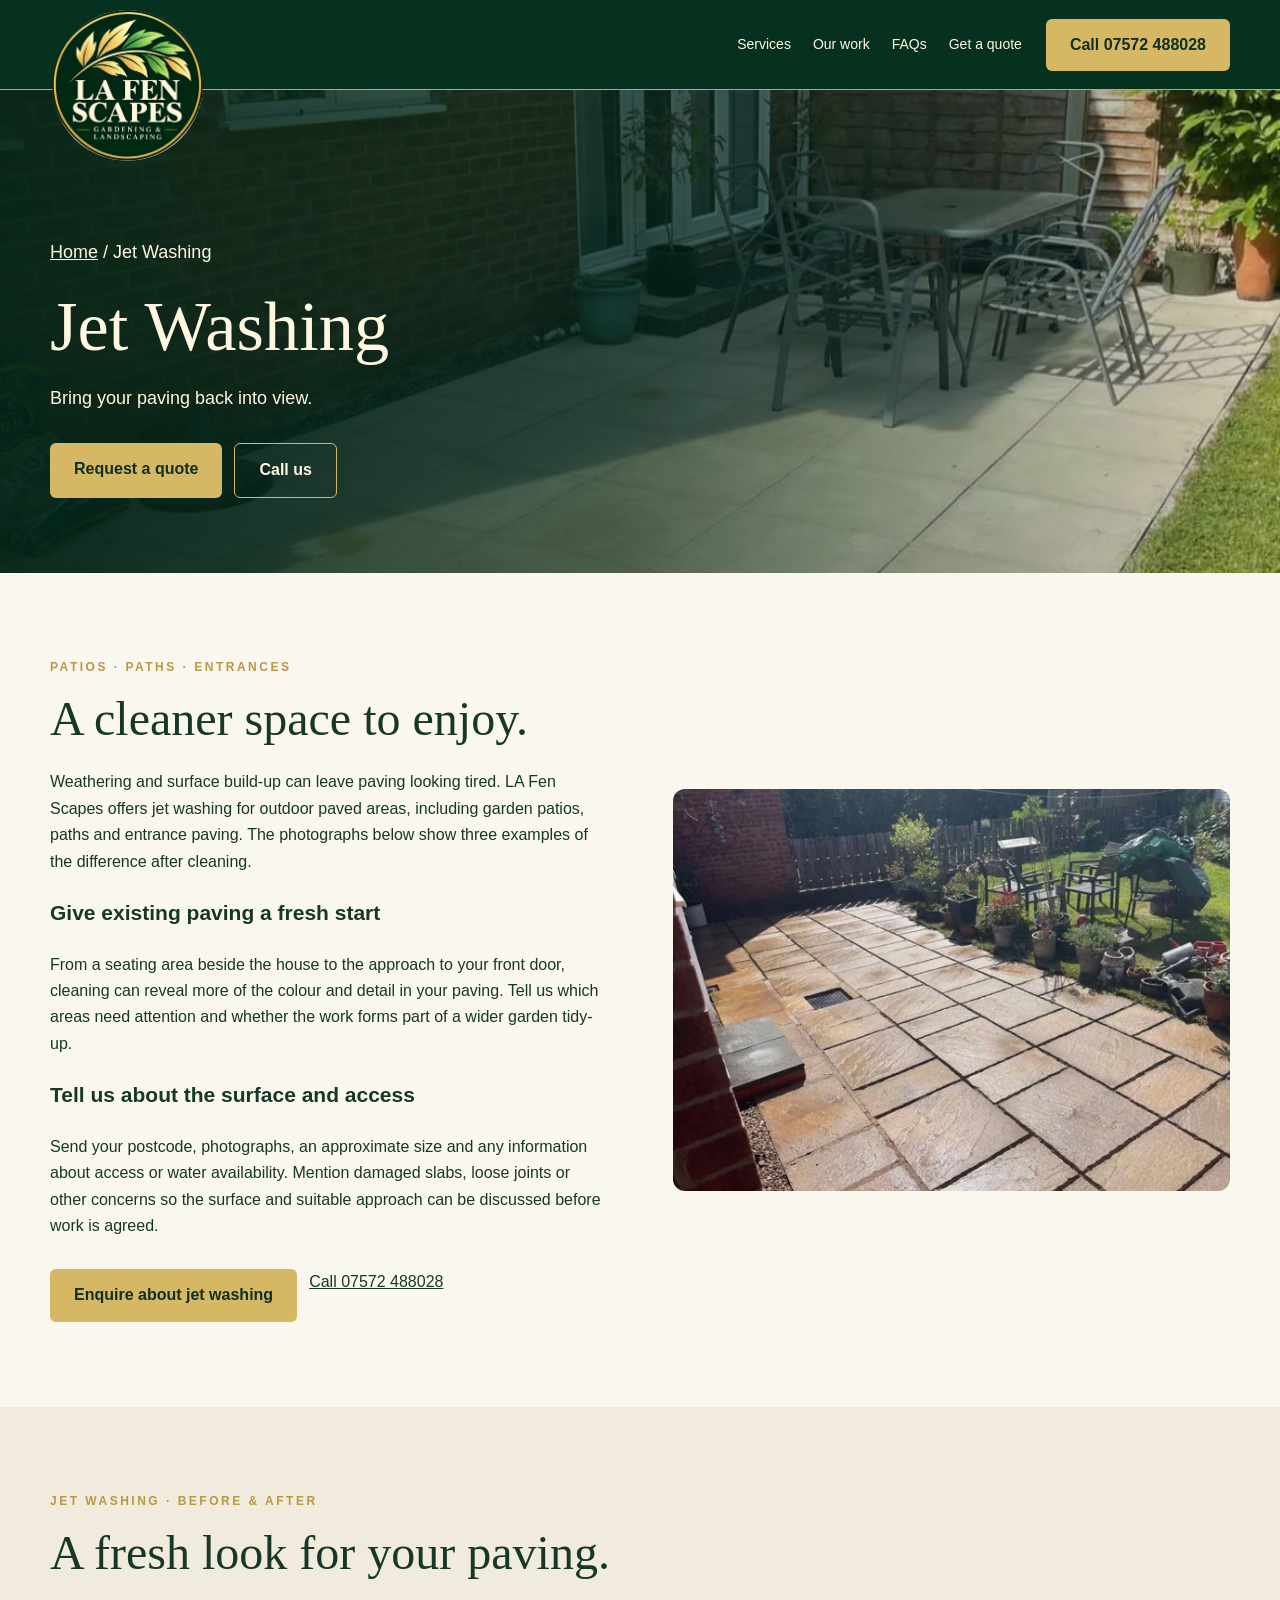
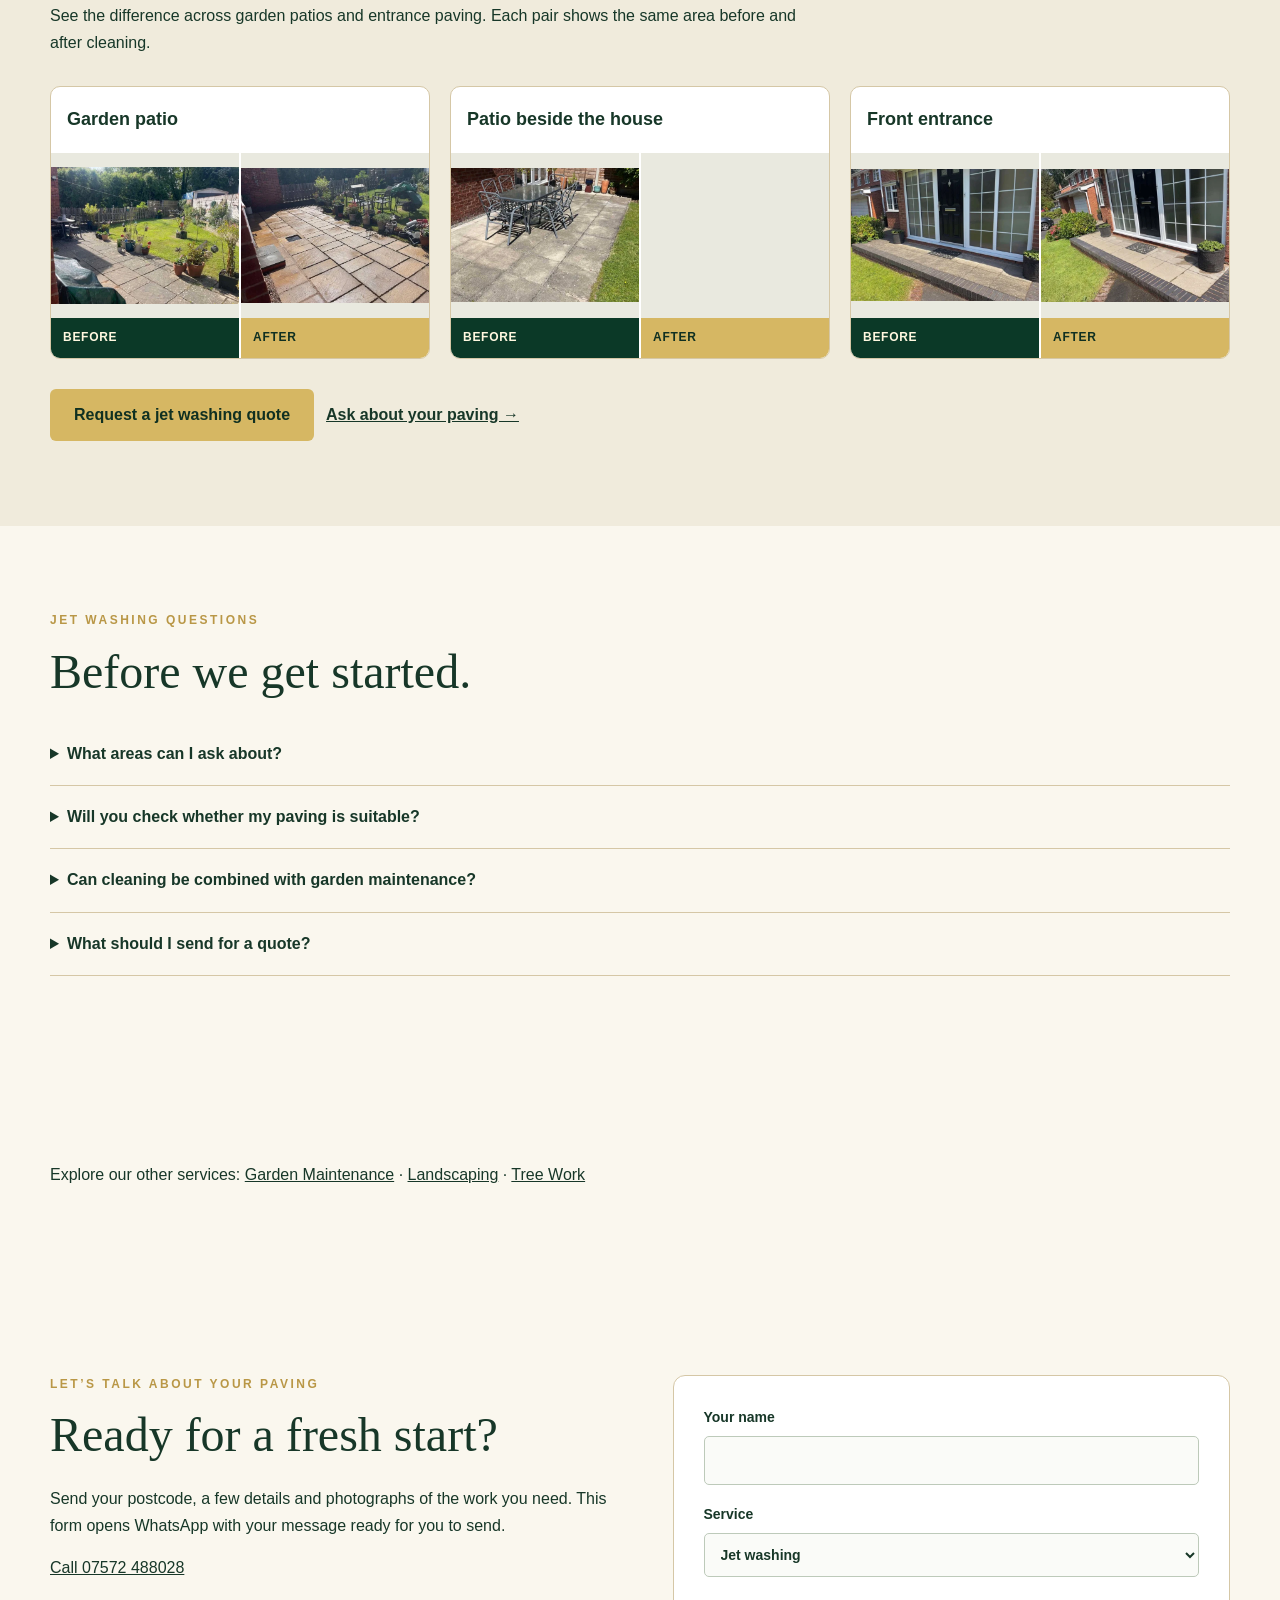
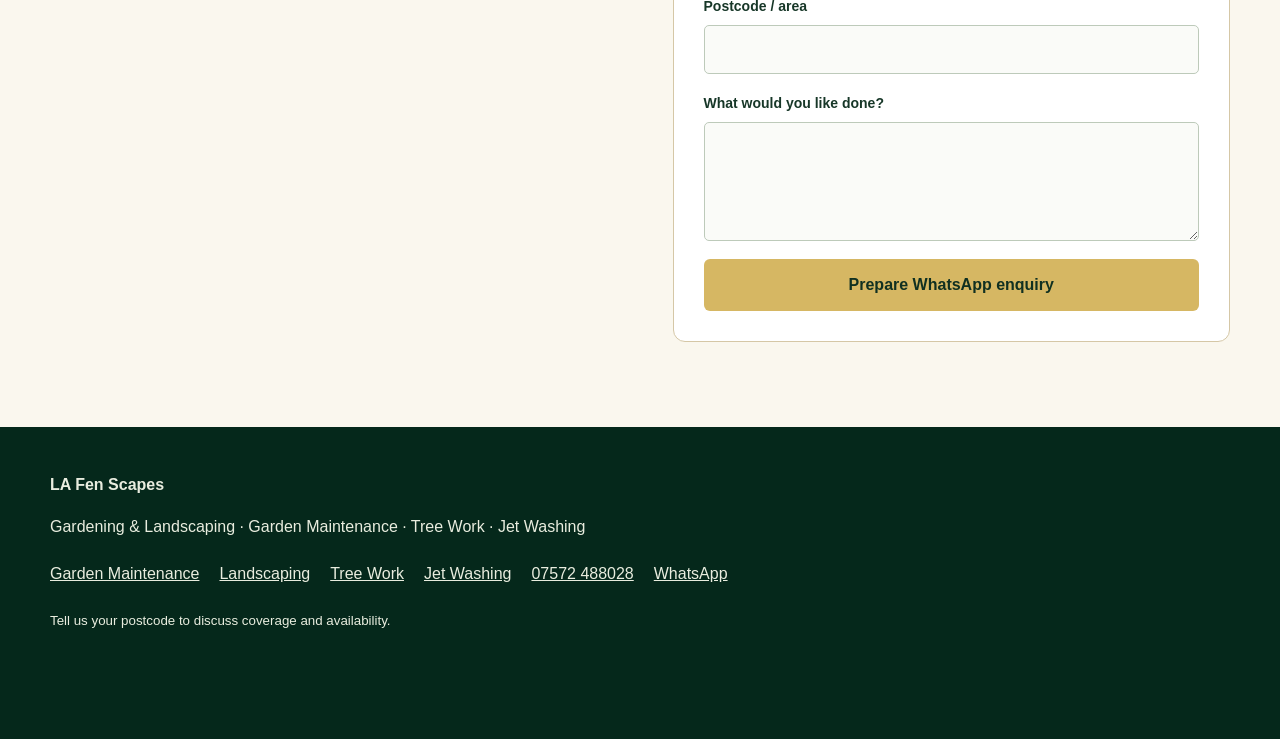
<file: jet-washing.html>
<!doctype html>
<html lang="en-GB"><head><meta charset="utf-8"><meta name="viewport" content="width=device-width,initial-scale=1"><title>Jet Washing &amp; Patio Cleaning | LA Fen Scapes</title><meta name="description" content="Jet washing for patios, paths and entrance paving from LA Fen Scapes. View three before and after cleaning projects. Call or WhatsApp 07572 488028."><meta name="robots" content="noindex,follow"><link rel="canonical" href="https://preview.getmywebsite.uk/la-fen-scapes/jet-washing.html"><link rel="icon" href="assets/favicon.png"><link rel="stylesheet" href="style-d0ec473c079c.css"><meta property="og:type" content="website"><meta property="og:title" content="Jet Washing &amp; Patio Cleaning | LA Fen Scapes"><meta property="og:description" content="Jet washing for patios, paths and entrance paving from LA Fen Scapes. View three before and after cleaning projects. Call or WhatsApp 07572 488028."><meta property="og:url" content="https://preview.getmywebsite.uk/la-fen-scapes/jet-washing.html"><meta property="og:image" content="https://preview.getmywebsite.uk/la-fen-scapes/assets/social-share.jpg"><meta property="og:image:width" content="1200"><meta property="og:image:height" content="630"><meta name="twitter:card" content="summary_large_image"><meta name="twitter:title" content="Jet Washing &amp; Patio Cleaning | LA Fen Scapes"><meta name="twitter:description" content="Jet washing for patios, paths and entrance paving from LA Fen Scapes. View three before and after cleaning projects. Call or WhatsApp 07572 488028."><meta name="twitter:image" content="https://preview.getmywebsite.uk/la-fen-scapes/assets/social-share.jpg"><script type="application/ld+json">{"@context": "https://schema.org", "@graph": [{"@type": "Organization", "@id": "https://preview.getmywebsite.uk/la-fen-scapes/#business", "name": "LA Fen Scapes", "url": "https://preview.getmywebsite.uk/la-fen-scapes/", "telephone": "+447572488028", "logo": "https://preview.getmywebsite.uk/la-fen-scapes/assets/logo.png"}, {"@type": "WebSite", "@id": "https://preview.getmywebsite.uk/la-fen-scapes/#website", "url": "https://preview.getmywebsite.uk/la-fen-scapes/", "name": "LA Fen Scapes"}, {"@type": "WebPage", "url": "https://preview.getmywebsite.uk/la-fen-scapes/jet-washing.html", "name": "Jet Washing & Patio Cleaning | LA Fen Scapes", "isPartOf": {"@id": "https://preview.getmywebsite.uk/la-fen-scapes/#website"}, "description": "Jet washing for patios, paths and entrance paving from LA Fen Scapes. View three before and after cleaning projects. Call or WhatsApp 07572 488028."}, {"@type": "Service", "name": "Jet Washing", "provider": {"@id": "https://preview.getmywebsite.uk/la-fen-scapes/#business"}, "url": "https://preview.getmywebsite.uk/la-fen-scapes/jet-washing.html", "serviceType": "Patio, path and entrance paving cleaning"}, {"@type": "BreadcrumbList", "itemListElement": [{"@type": "ListItem", "position": 1, "name": "Home", "item": "https://preview.getmywebsite.uk/la-fen-scapes/"}, {"@type": "ListItem", "position": 2, "name": "Jet Washing", "item": "https://preview.getmywebsite.uk/la-fen-scapes/jet-washing.html"}]}]}</script><script src="script.js" defer></script><style id="jet-washing-layout">
.services{grid-template-columns:repeat(4,minmax(0,1fr))}.jet-results{background:#f0ebdc}.jet-pairs{display:grid;grid-template-columns:repeat(3,minmax(0,1fr));gap:20px;margin-top:30px}.jet-pair{background:#fff;border:1px solid #d5c7a6;border-radius:10px;overflow:hidden;min-width:0}.jet-pair h3{font-size:18px;margin:0;padding:18px 16px}.jet-pair-images{display:grid;grid-template-columns:repeat(2,minmax(0,1fr));gap:2px}.jet-pair figure{margin:0;min-width:0}.jet-pair figure a{display:block;background:#e9e9df}.jet-pair img{width:100%;height:165px;object-fit:contain}.jet-pair figcaption{background:#0b3927;color:#fff7df;padding:10px 12px;font-size:12px;font-weight:bold;text-transform:uppercase;letter-spacing:.06em}.jet-pair figure:last-child figcaption{background:#d6b763;color:#103021}.jet-text-link{align-self:center;font-weight:bold}.jet-results>.wrap>p{max-width:750px}@media(max-width:1000px){.services{grid-template-columns:repeat(2,minmax(0,1fr))}.jet-pairs{gap:12px}.jet-pair h3{font-size:16px;padding:14px 12px}.jet-pair img{height:140px}}@media(max-width:700px){.jet-pairs{grid-template-columns:1fr;gap:22px}.jet-pair img{height:auto;aspect-ratio:4/3;max-height:230px}.jet-pair h3{font-size:19px}}@media(max-width:480px){.services{grid-template-columns:1fr}}
</style></head><body><header><div class="wrap nav"><a href="index.html" class="logo" aria-label="LA Fen Scapes home"><img src="assets/logo.png" width="155" height="155" alt="LA Fen Scapes Gardening and Landscaping logo"></a><nav><a href="index.html#services">Services</a><a href="index.html#projects">Our work</a><a href="index.html#faq">FAQs</a><a href="#quote">Get a quote</a></nav><a href="tel:07572488028" class="button">Call 07572 488028</a></div></header><main><section class="hero page-hero" id="hero"><img src="assets/jet-washing-4-1200.webp" srcset="assets/jet-washing-4-600.webp 600w, assets/jet-washing-4-1200.webp 1200w" sizes="100vw" width="1200" height="867" alt="Patio beside the house after jet washing" decoding="async" fetchpriority="high"><div class="wrap"><div class="hero-copy"><p class="breadcrumb"><a href="index.html">Home</a> / Jet Washing</p><h1>Jet Washing</h1><p>Bring your paving back into view.</p><div class="actions"><a class="button" href="#quote">Request a quote</a><a class="button outline" href="tel:07572488028">Call us</a></div></div></div></section><section class="section"><div class="wrap"><div class="split"><div><div class="kicker">PATIOS · PATHS · ENTRANCES</div><h2>A cleaner space to enjoy.</h2><p>Weathering and surface build-up can leave paving looking tired. LA Fen Scapes offers jet washing for outdoor paved areas, including garden patios, paths and entrance paving. The photographs below show three examples of the difference after cleaning.</p><h3>Give existing paving a fresh start</h3><p>From a seating area beside the house to the approach to your front door, cleaning can reveal more of the colour and detail in your paving. Tell us which areas need attention and whether the work forms part of a wider garden tidy-up.</p><h3>Tell us about the surface and access</h3><p>Send your postcode, photographs, an approximate size and any information about access or water availability. Mention damaged slabs, loose joints or other concerns so the surface and suitable approach can be discussed before work is agreed.</p><div class="actions"><a href="#quote" class="button">Enquire about jet washing</a><a href="tel:07572488028">Call 07572 488028</a></div></div><img src="assets/jet-washing-2-1200.webp" srcset="assets/jet-washing-2-600.webp 600w, assets/jet-washing-2-1200.webp 1200w" sizes="(max-width:800px) 95vw, 550px" width="1200" height="866" alt="Garden patio after jet washing" decoding="async" loading="lazy"></div></div></section><section class="section jet-results" id="jet-washing-results"><div class="wrap"><div class="kicker">JET WASHING · BEFORE &amp; AFTER</div><h2>A fresh look for your paving.</h2><p>See the difference across garden patios and entrance paving. Each pair shows the same area before and after cleaning.</p><div class="jet-pairs"><article class="jet-pair"><h3>Garden patio</h3><div class="jet-pair-images"><figure><a href="assets/jet-washing-1.jpg" target="_blank" rel="noopener" aria-label="Open full photograph: Garden patio beside the lawn before"><img src="assets/jet-washing-1-1200.webp" srcset="assets/jet-washing-1-600.webp 600w, assets/jet-washing-1-1200.webp 1200w" sizes="(max-width:700px) 46vw, 180px" width="1200" height="875" alt="Garden patio beside the lawn before jet washing" decoding="async" loading="lazy"></a><figcaption>Before</figcaption></figure><figure><a href="assets/jet-washing-2.jpg" target="_blank" rel="noopener" aria-label="Open full photograph: Garden patio beside the lawn after"><img src="assets/jet-washing-2-1200.webp" srcset="assets/jet-washing-2-600.webp 600w, assets/jet-washing-2-1200.webp 1200w" sizes="(max-width:700px) 46vw, 180px" width="1200" height="866" alt="Garden patio beside the lawn after jet washing" decoding="async" loading="lazy"></a><figcaption>After</figcaption></figure></div></article><article class="jet-pair"><h3>Patio beside the house</h3><div class="jet-pair-images"><figure><a href="assets/jet-washing-5.jpg" target="_blank" rel="noopener" aria-label="Open full photograph: Paved seating area beside the house before"><img src="assets/jet-washing-5-1200.webp" srcset="assets/jet-washing-5-600.webp 600w, assets/jet-washing-5-1200.webp 1200w" sizes="(max-width:700px) 46vw, 180px" width="1200" height="856" alt="Paved seating area beside the house before jet washing" decoding="async" loading="lazy"></a><figcaption>Before</figcaption></figure><figure><a href="assets/jet-washing-4.jpg" target="_blank" rel="noopener" aria-label="Open full photograph: Paved seating area beside the house after"><img src="assets/jet-washing-4-1200.webp" srcset="assets/jet-washing-4-600.webp 600w, assets/jet-washing-4-1200.webp 1200w" sizes="(max-width:700px) 46vw, 180px" width="1200" height="867" alt="Paved seating area beside the house after jet washing" decoding="async" loading="lazy"></a><figcaption>After</figcaption></figure></div></article><article class="jet-pair"><h3>Front entrance</h3><div class="jet-pair-images"><figure><a href="assets/jet-washing-3.jpg" target="_blank" rel="noopener" aria-label="Open full photograph: Paving outside the front doors before"><img src="assets/jet-washing-3-1200.webp" srcset="assets/jet-washing-3-600.webp 600w, assets/jet-washing-3-1200.webp 1200w" sizes="(max-width:700px) 46vw, 180px" width="1200" height="844" alt="Paving outside the front doors before jet washing" decoding="async" loading="lazy"></a><figcaption>Before</figcaption></figure><figure><a href="assets/jet-washing-6.jpg" target="_blank" rel="noopener" aria-label="Open full photograph: Paving outside the front doors after"><img src="assets/jet-washing-6-1200.webp" srcset="assets/jet-washing-6-600.webp 600w, assets/jet-washing-6-1200.webp 1200w" sizes="(max-width:700px) 46vw, 180px" width="1200" height="847" alt="Paving outside the front doors after jet washing" decoding="async" loading="lazy"></a><figcaption>After</figcaption></figure></div></article></div><div class="actions"><a href="#quote" class="button">Request a jet washing quote</a><a class="jet-text-link" href="#quote">Ask about your paving →</a></div></div></section><section class="section" id="jet-faq"><div class="wrap"><div class="kicker">JET WASHING QUESTIONS</div><h2>Before we get started.</h2><details><summary>What areas can I ask about?</summary><p>Enquire about patios, paved paths and entrance paving. Send photographs so the material, condition and scope can be discussed.</p></details><details><summary>Will you check whether my paving is suitable?</summary><p>Include the type of surface if you know it and mention any damage or loose joints. The approach and suitability need to be discussed for your particular paving.</p></details><details><summary>Can cleaning be combined with garden maintenance?</summary><p>Yes. Describe all the work you have in mind, including garden tidying or maintenance, so the project can be discussed together.</p></details><details><summary>What should I send for a quote?</summary><p>Send your postcode, photos, approximate dimensions and information about access and water availability. Use the WhatsApp form below and attach photos before sending.</p></details></div></section><section class="section"><div class="wrap"><p>Explore our other services: <a href="garden-maintenance.html">Garden Maintenance</a> · <a href="landscaping.html">Landscaping</a> · <a href="tree-work.html">Tree Work</a></p></div></section><section class="section" id="quote"><div class="wrap quote-layout"><div><div class="kicker">LET’S TALK ABOUT YOUR PAVING</div><h2>Ready for a fresh start?</h2><p>Send your postcode, a few details and photographs of the work you need. This form opens WhatsApp with your message ready for you to send.</p><p><a href="tel:07572488028">Call 07572 488028</a></p></div><form id="quote-form"><label>Your name<input name="name" required autocomplete="name" maxlength="120"></label><label>Service<select name="service"><option>Garden maintenance</option><option>Landscaping</option><option>Tree work</option><option>Driveway / outdoor maintenance enquiry</option><option>Other garden enquiry</option><option value="Jet washing" selected>Jet washing</option></select></label><label>Postcode / area<input name="area" required maxlength="100"></label><label>What would you like done?<textarea name="details" required rows="4" maxlength="3000"></textarea></label><button class="button">Prepare WhatsApp enquiry</button></form></div></section></main><footer><div class="wrap"><strong>LA Fen Scapes</strong><p>Gardening &amp; Landscaping · Garden Maintenance · Tree Work · Jet Washing</p><div class="footer-links"><a href="garden-maintenance.html">Garden Maintenance</a><a href="landscaping.html">Landscaping</a><a href="tree-work.html">Tree Work</a><a href="jet-washing.html">Jet Washing</a><a href="tel:07572488028">07572 488028</a><a href="https://wa.me/447572488028" target="_blank" rel="noopener">WhatsApp</a></div><small>Tell us your postcode to discuss coverage and availability.</small></div></footer><div id="floating" class="floating" hidden aria-hidden="true"><a href="tel:07572488028" tabindex="-1">Call</a><a href="https://wa.me/447572488028" target="_blank" rel="noopener" tabindex="-1">WhatsApp</a></div></body></html>
</file>
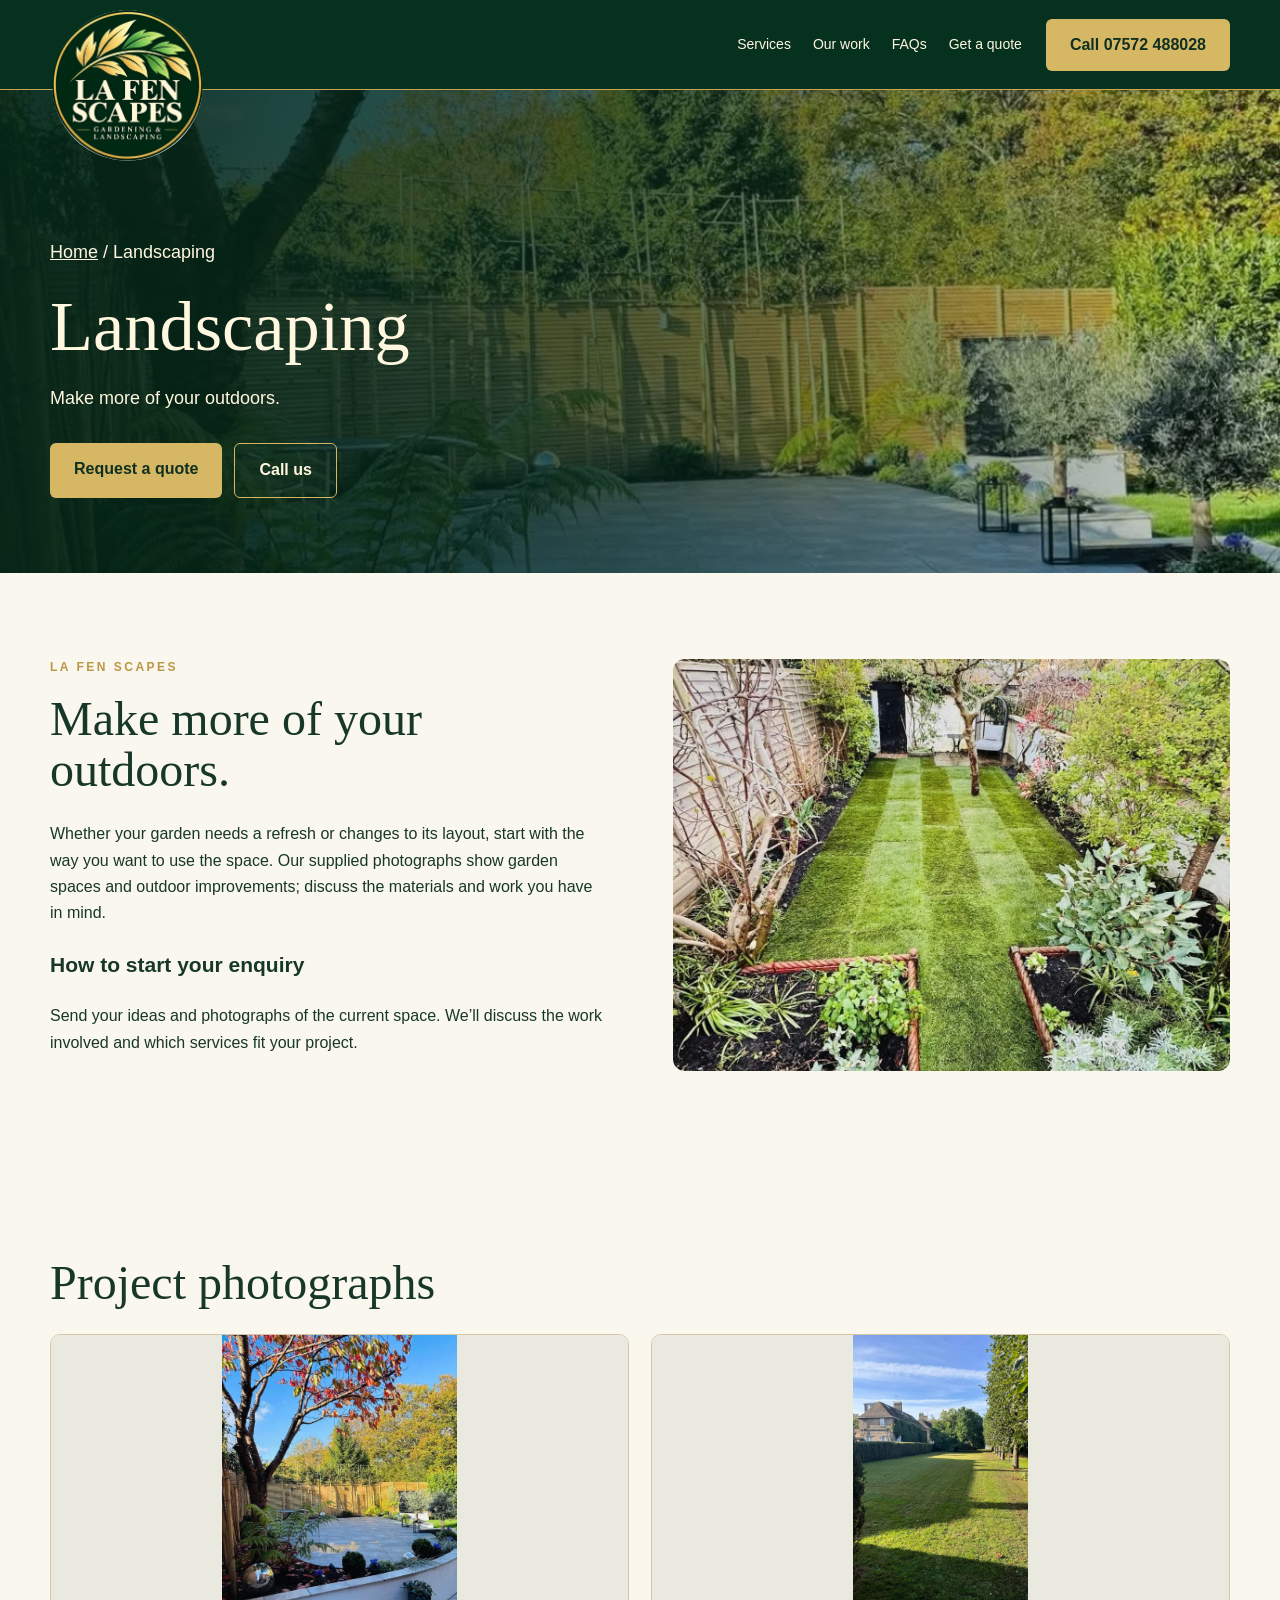
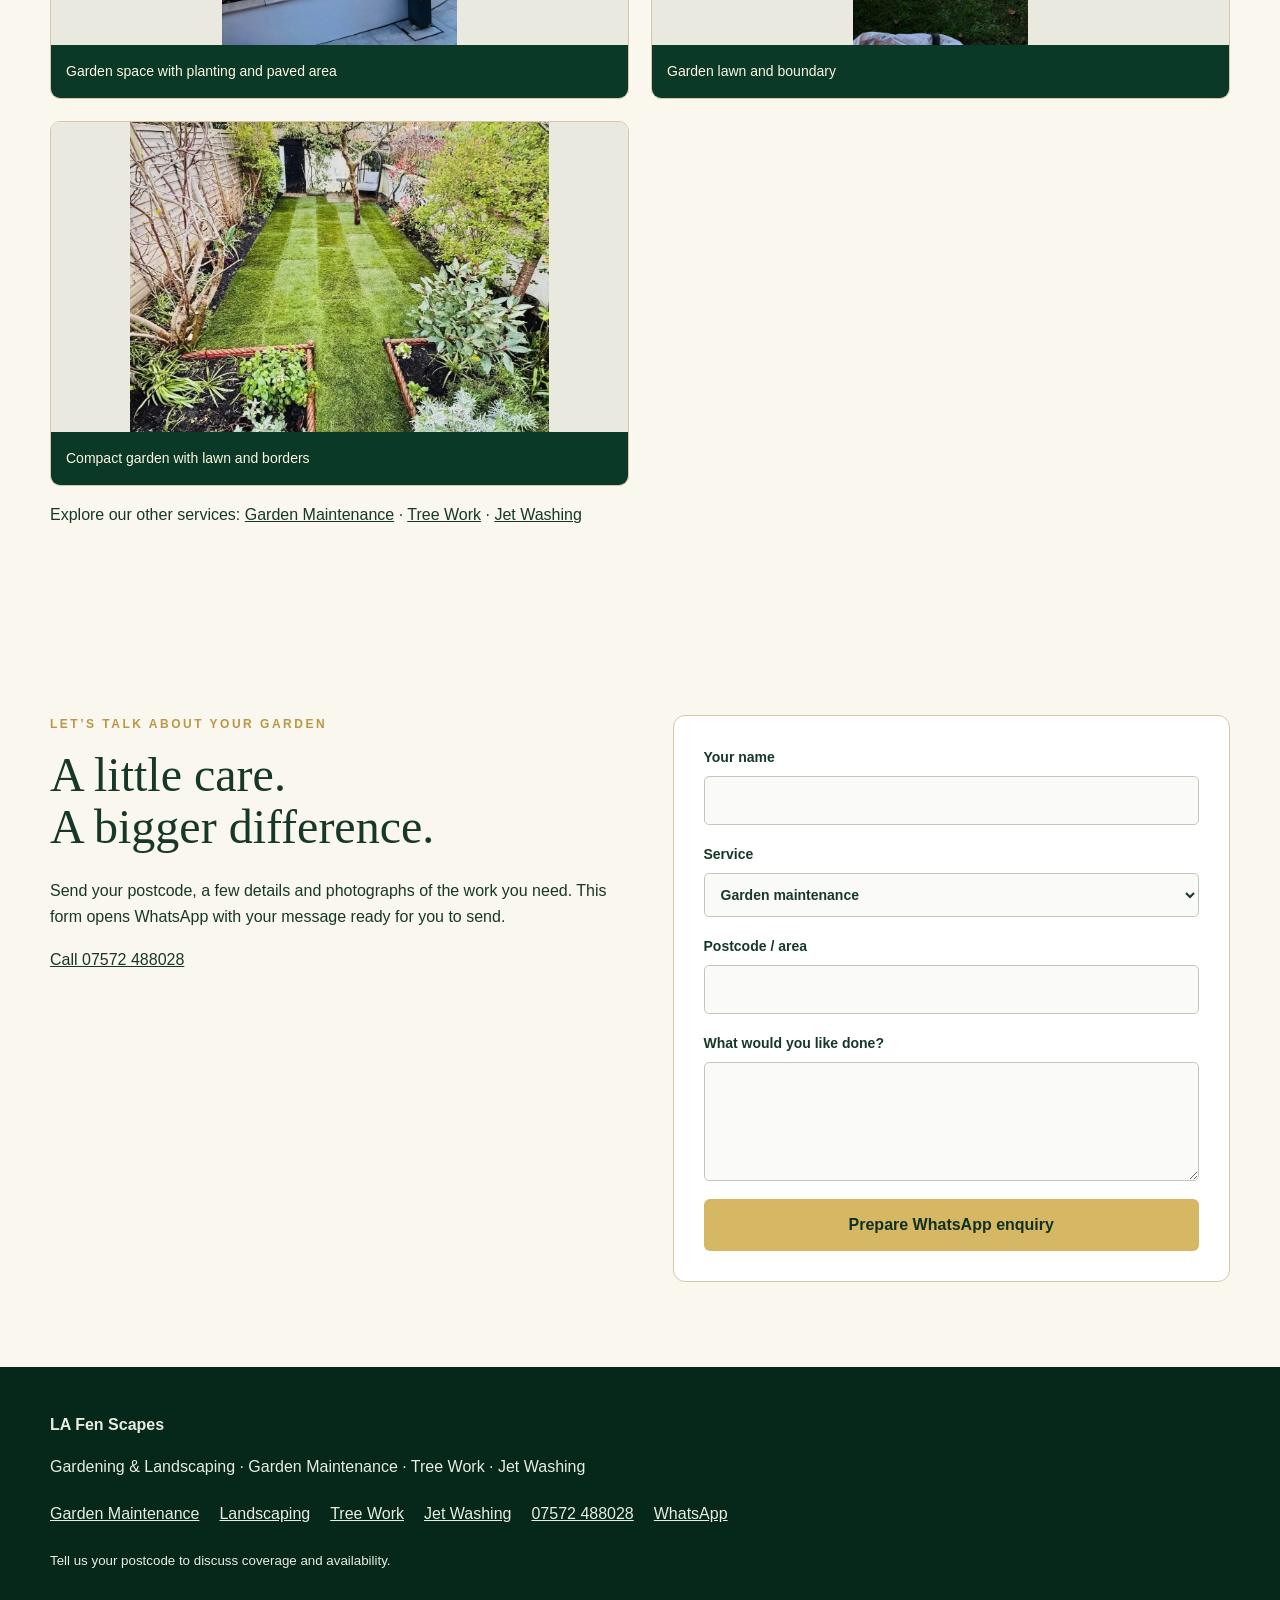
<file: landscaping.html>
<!doctype html>
<html lang="en-GB"><head><meta charset="utf-8"><meta name="viewport" content="width=device-width,initial-scale=1"><title>Landscaping | LA Fen Scapes</title><meta name="description" content="Garden improvements and outdoor spaces. Contact LA Fen Scapes on 07572 488028 to discuss your postcode and requirements."><meta name="robots" content="noindex,follow"><link rel="canonical" href="https://preview.getmywebsite.uk/la-fen-scapes/landscaping.html"><link rel="icon" href="assets/favicon.png"><link rel="stylesheet" href="style-d0ec473c079c.css"><meta property="og:type" content="website"><meta property="og:title" content="Landscaping | LA Fen Scapes"><meta property="og:description" content="Garden improvements and outdoor spaces. Contact LA Fen Scapes on 07572 488028 to discuss your postcode and requirements."><meta property="og:url" content="https://preview.getmywebsite.uk/la-fen-scapes/landscaping.html"><meta property="og:image" content="https://preview.getmywebsite.uk/la-fen-scapes/assets/social-share.jpg"><meta property="og:image:width" content="1200"><meta property="og:image:height" content="630"><meta name="twitter:card" content="summary_large_image"><meta name="twitter:title" content="Landscaping | LA Fen Scapes"><meta name="twitter:description" content="Garden improvements and outdoor spaces. Contact LA Fen Scapes on 07572 488028 to discuss your postcode and requirements."><meta name="twitter:image" content="https://preview.getmywebsite.uk/la-fen-scapes/assets/social-share.jpg"><script type="application/ld+json">{"@context": "https://schema.org", "@graph": [{"@type": "Organization", "@id": "https://preview.getmywebsite.uk/la-fen-scapes/#business", "name": "LA Fen Scapes", "url": "https://preview.getmywebsite.uk/la-fen-scapes/", "telephone": "+447572488028", "logo": "https://preview.getmywebsite.uk/la-fen-scapes/assets/logo.png"}, {"@type": "WebSite", "@id": "https://preview.getmywebsite.uk/la-fen-scapes/#website", "url": "https://preview.getmywebsite.uk/la-fen-scapes/", "name": "LA Fen Scapes"}, {"@type": "WebPage", "url": "https://preview.getmywebsite.uk/la-fen-scapes/landscaping.html", "name": "Landscaping | LA Fen Scapes", "isPartOf": {"@id": "https://preview.getmywebsite.uk/la-fen-scapes/#website"}}, {"@type": "Service", "name": "Landscaping", "provider": {"@id": "https://preview.getmywebsite.uk/la-fen-scapes/#business"}, "url": "https://preview.getmywebsite.uk/la-fen-scapes/landscaping.html"}]}</script><script src="script.js" defer></script></head><body><header><div class="wrap nav"><a href="index.html" class="logo" aria-label="LA Fen Scapes home"><img src="assets/logo.png" width="155" height="155" alt="LA Fen Scapes Gardening and Landscaping logo"></a><nav><a href="index.html#services">Services</a><a href="index.html#projects">Our work</a><a href="index.html#faq">FAQs</a><a href="#quote">Get a quote</a></nav><a href="tel:07572488028" class="button">Call 07572 488028</a></div></header><main><section class="hero page-hero" id="hero"><img src="assets/project-4617-1200.webp" srcset="assets/project-4617-600.webp 600w, assets/project-4617-1200.webp 1200w" sizes="(max-width:800px) 95vw, 1180px" width="1200" height="1578" alt="Garden space with planting and paved area" decoding="async" fetchpriority="high"><div class="wrap"><div class="hero-copy"><p class="breadcrumb"><a href="index.html">Home</a> / Landscaping</p><h1>Landscaping</h1><p>Make more of your outdoors.</p><div class="actions"><a class="button" href="#quote">Request a quote</a><a class="button outline" href="tel:07572488028">Call us</a></div></div></div></section><section class="section"><div class="wrap"><div class="split"><div><div class="kicker">LA FEN SCAPES</div><h2>Make more of your outdoors.</h2><p>Whether your garden needs a refresh or changes to its layout, start with the way you want to use the space. Our supplied photographs show garden spaces and outdoor improvements; discuss the materials and work you have in mind.</p><h3>How to start your enquiry</h3><p>Send your ideas and photographs of the current space. We’ll discuss the work involved and which services fit your project.</p></div><img src="assets/project-4625-1200.webp" srcset="assets/project-4625-600.webp 600w, assets/project-4625-1200.webp 1200w" sizes="(max-width:800px) 95vw, 1180px" width="1200" height="887" alt="Compact garden with lawn and borders" decoding="async" loading="lazy"></div></div></section><section class="section"><div class="wrap"><h2>Project photographs</h2><div class="gallery"><figure><a href="assets/project-4617.jpg" target="_blank" rel="noopener" aria-label="Open full photograph: Garden space with planting and paved area"><img src="assets/project-4617-1200.webp" srcset="assets/project-4617-600.webp 600w, assets/project-4617-1200.webp 1200w" sizes="(max-width:800px) 95vw, 1180px" width="1200" height="1578" alt="Garden space with planting and paved area" decoding="async" loading="lazy"></a><figcaption>Garden space with planting and paved area</figcaption></figure><figure><a href="assets/project-4624.jpg" target="_blank" rel="noopener" aria-label="Open full photograph: Garden lawn and boundary"><img src="assets/project-4624-1200.webp" srcset="assets/project-4624-600.webp 600w, assets/project-4624-1200.webp 900w" sizes="(max-width:800px) 95vw, 1180px" width="900" height="1600" alt="Garden lawn and boundary" decoding="async" loading="lazy"></a><figcaption>Garden lawn and boundary</figcaption></figure><figure><a href="assets/project-4625.jpg" target="_blank" rel="noopener" aria-label="Open full photograph: Compact garden with lawn and borders"><img src="assets/project-4625-1200.webp" srcset="assets/project-4625-600.webp 600w, assets/project-4625-1200.webp 1200w" sizes="(max-width:800px) 95vw, 1180px" width="1200" height="887" alt="Compact garden with lawn and borders" decoding="async" loading="lazy"></a><figcaption>Compact garden with lawn and borders</figcaption></figure></div><p>Explore our other services: <a href="garden-maintenance.html">Garden Maintenance</a> · <a href="tree-work.html">Tree Work</a> · <a href="jet-washing.html">Jet Washing</a></p></div></section><section class="section" id="quote"><div class="wrap quote-layout"><div><div class="kicker">LET’S TALK ABOUT YOUR GARDEN</div><h2>A little care.<br>A bigger difference.</h2><p>Send your postcode, a few details and photographs of the work you need. This form opens WhatsApp with your message ready for you to send.</p><p><a href="tel:07572488028">Call 07572 488028</a></p></div><form id="quote-form"><label>Your name<input name="name" required autocomplete="name" maxlength="120"></label><label>Service<select name="service"><option>Garden maintenance</option><option>Landscaping</option><option>Tree work</option><option>Driveway / outdoor maintenance enquiry</option><option>Other garden enquiry</option><option value="Jet washing">Jet washing</option></select></label><label>Postcode / area<input name="area" required maxlength="100"></label><label>What would you like done?<textarea name="details" required rows="4" maxlength="3000"></textarea></label><button class="button">Prepare WhatsApp enquiry</button></form></div></section></main><footer><div class="wrap"><strong>LA Fen Scapes</strong><p>Gardening &amp; Landscaping · Garden Maintenance · Tree Work · Jet Washing</p><div class="footer-links"><a href="garden-maintenance.html">Garden Maintenance</a><a href="landscaping.html">Landscaping</a><a href="tree-work.html">Tree Work</a><a href="jet-washing.html">Jet Washing</a><a href="tel:07572488028">07572 488028</a><a href="https://wa.me/447572488028" target="_blank" rel="noopener">WhatsApp</a></div><small>Tell us your postcode to discuss coverage and availability.</small></div></footer><div id="floating" class="floating" hidden aria-hidden="true"><a href="tel:07572488028" tabindex="-1">Call</a><a href="https://wa.me/447572488028" target="_blank" rel="noopener" tabindex="-1">WhatsApp</a></div></body></html>
</file>
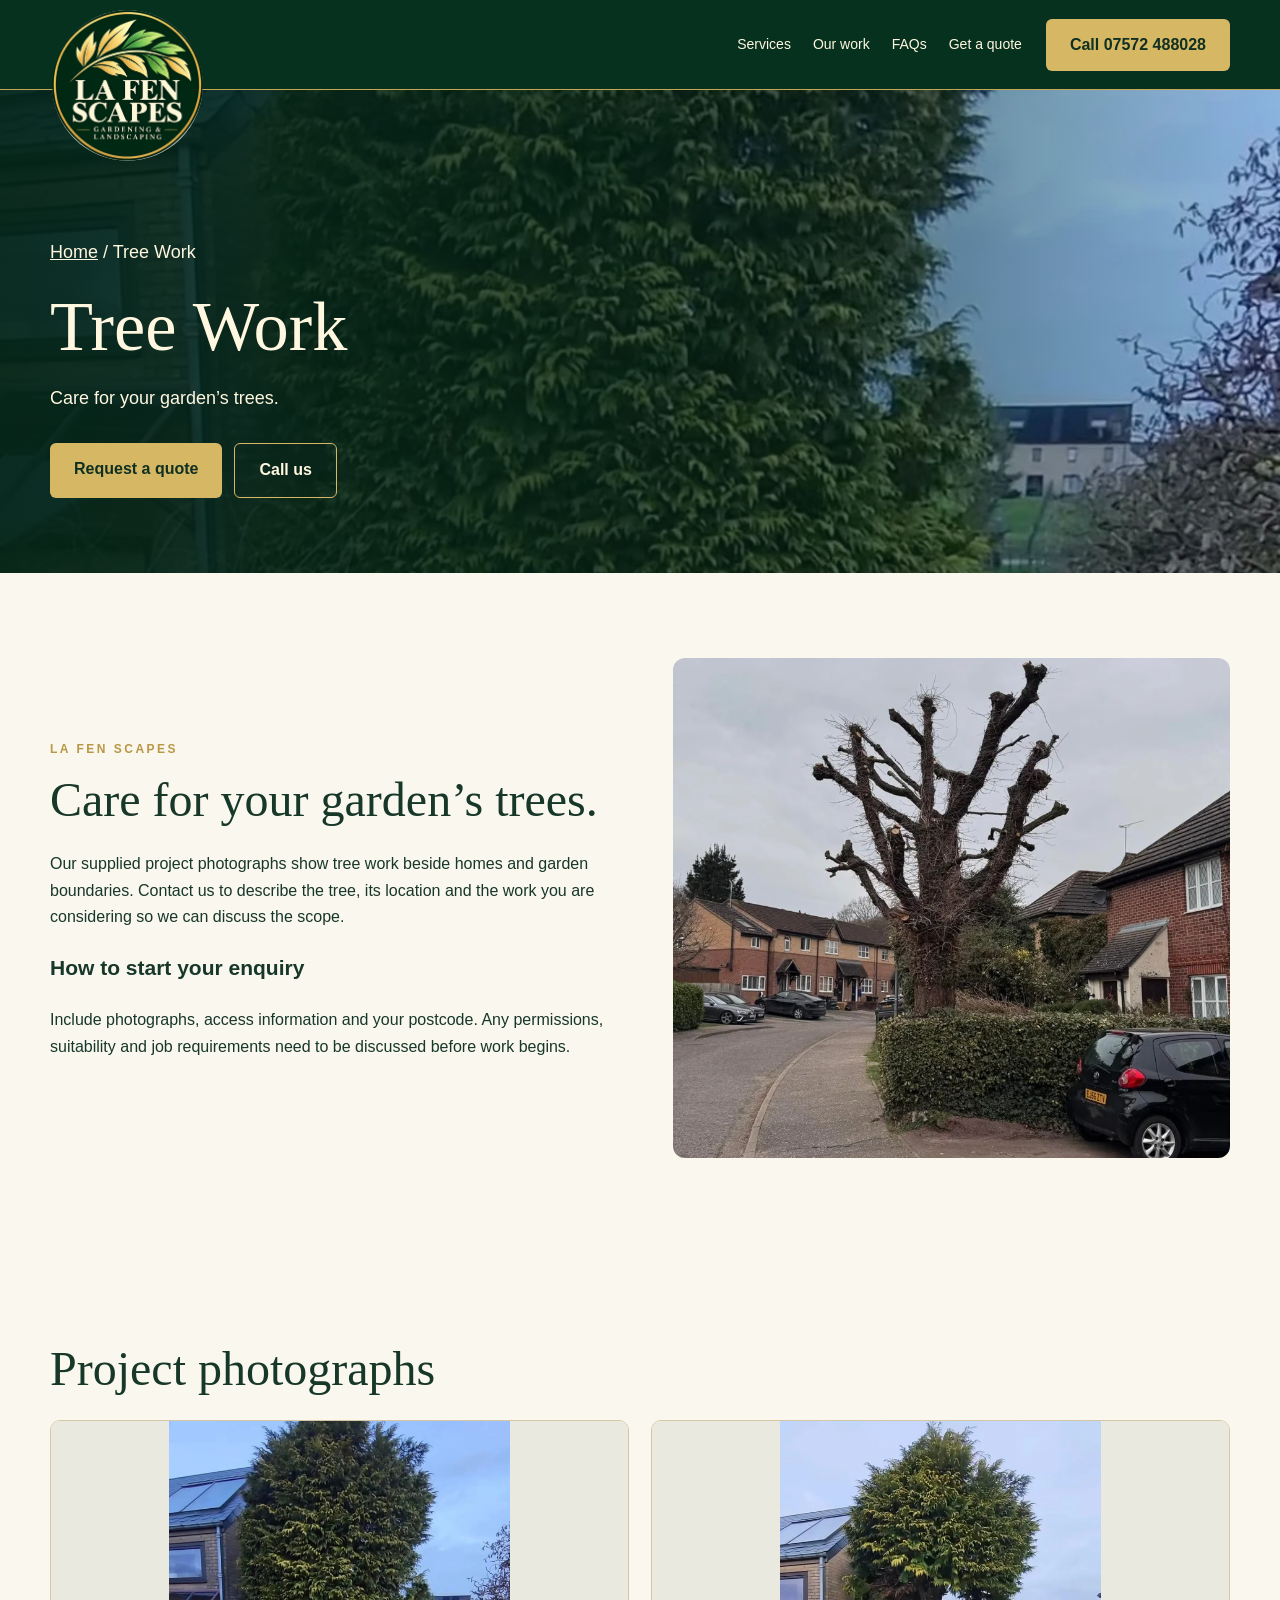
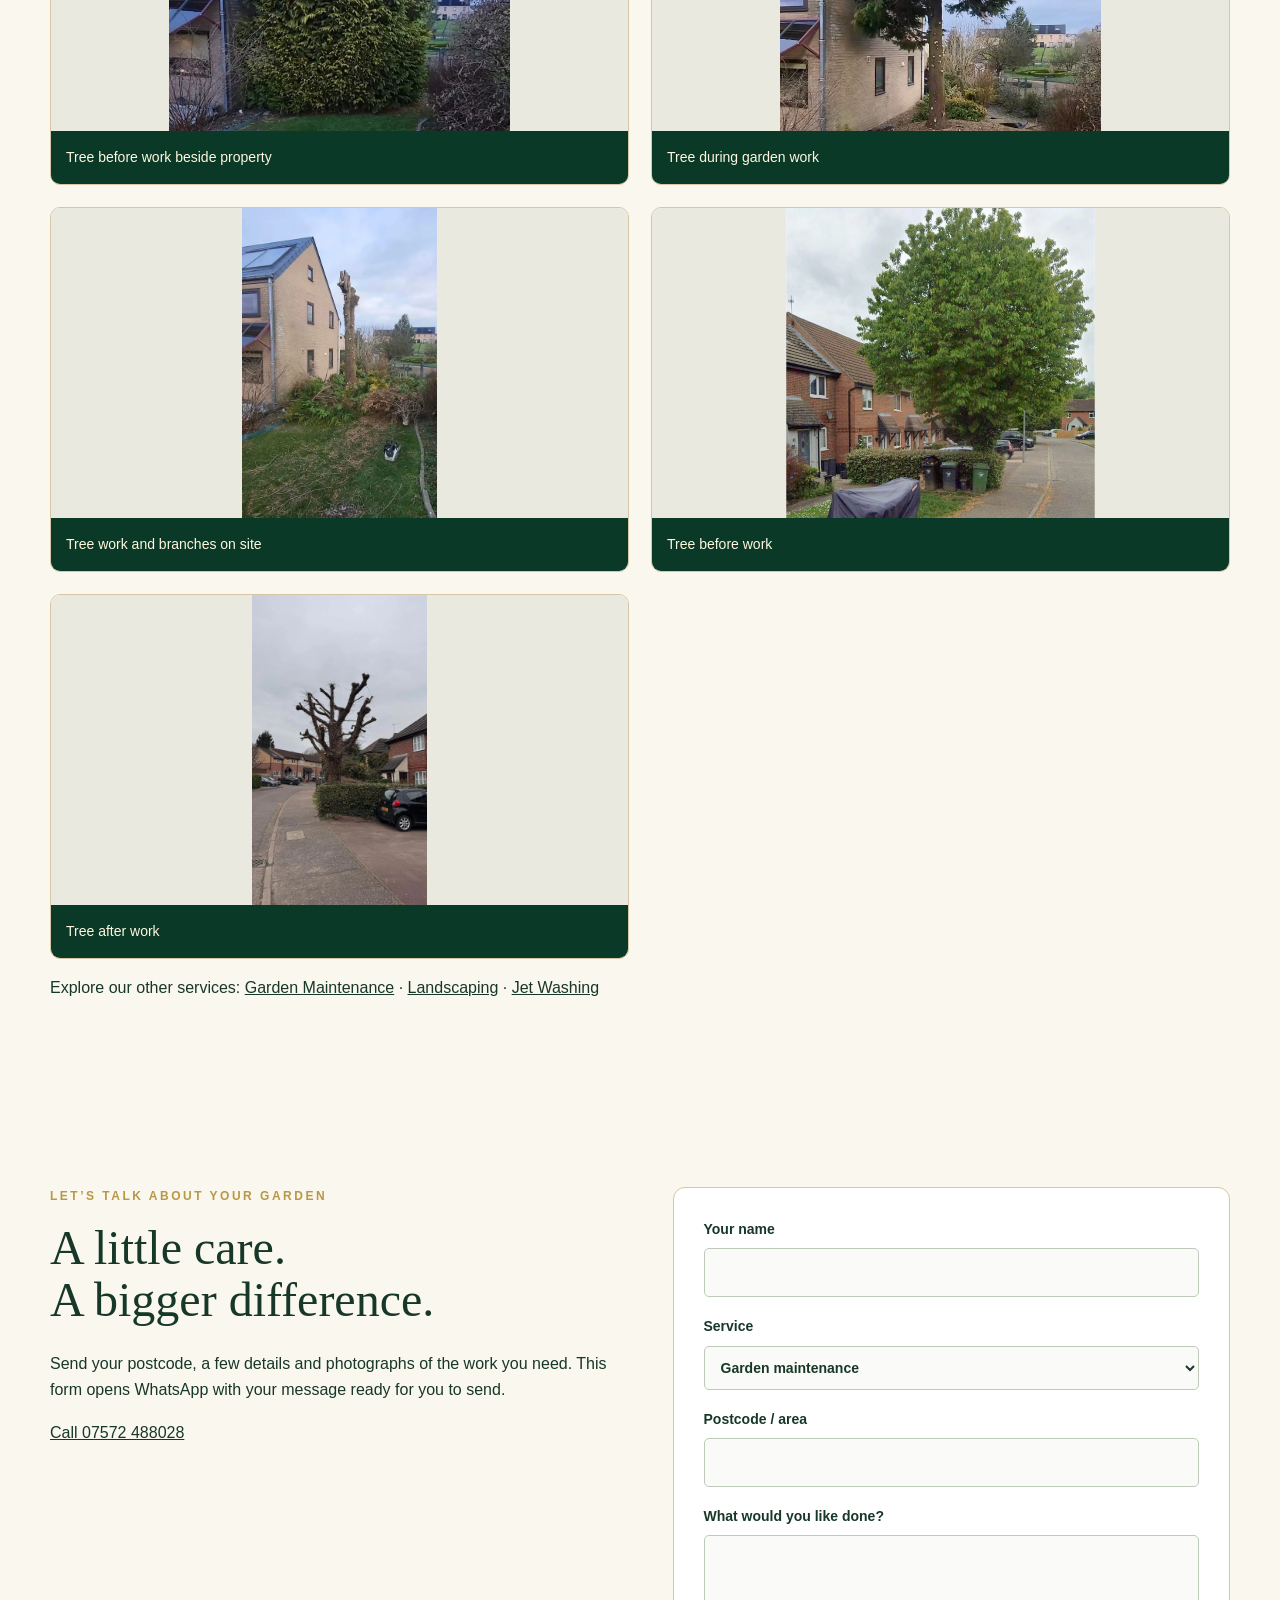
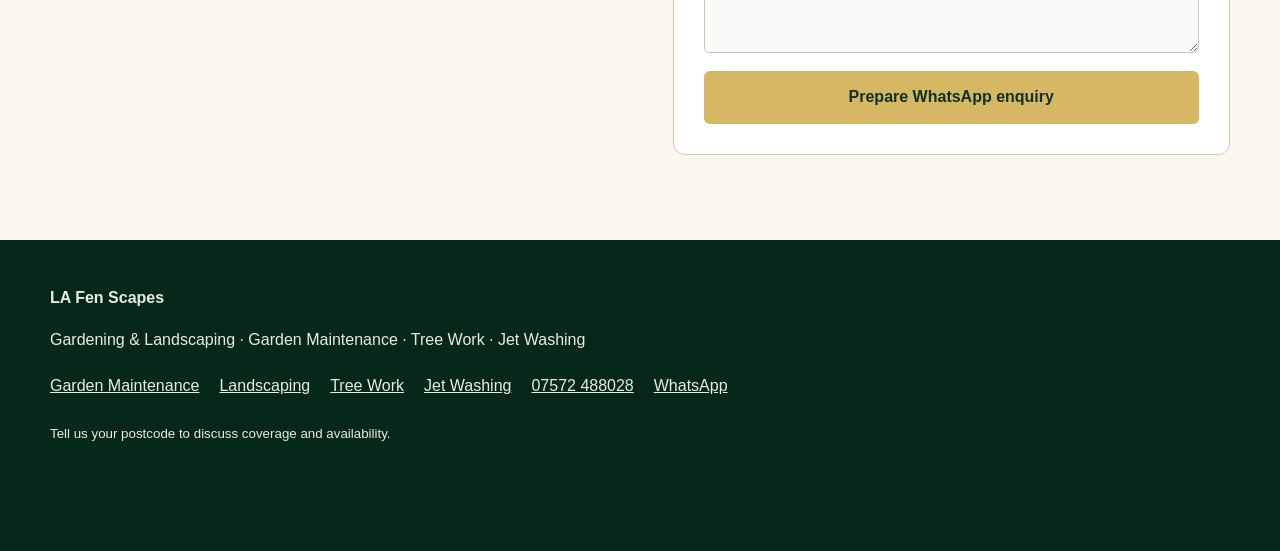
<file: tree-work.html>
<!doctype html>
<html lang="en-GB"><head><meta charset="utf-8"><meta name="viewport" content="width=device-width,initial-scale=1"><title>Tree Work | LA Fen Scapes</title><meta name="description" content="Discuss tree and garden boundary work. Contact LA Fen Scapes on 07572 488028 to discuss your postcode and requirements."><meta name="robots" content="noindex,follow"><link rel="canonical" href="https://preview.getmywebsite.uk/la-fen-scapes/tree-work.html"><link rel="icon" href="assets/favicon.png"><link rel="stylesheet" href="style-d0ec473c079c.css"><meta property="og:type" content="website"><meta property="og:title" content="Tree Work | LA Fen Scapes"><meta property="og:description" content="Discuss tree and garden boundary work. Contact LA Fen Scapes on 07572 488028 to discuss your postcode and requirements."><meta property="og:url" content="https://preview.getmywebsite.uk/la-fen-scapes/tree-work.html"><meta property="og:image" content="https://preview.getmywebsite.uk/la-fen-scapes/assets/social-share.jpg"><meta property="og:image:width" content="1200"><meta property="og:image:height" content="630"><meta name="twitter:card" content="summary_large_image"><meta name="twitter:title" content="Tree Work | LA Fen Scapes"><meta name="twitter:description" content="Discuss tree and garden boundary work. Contact LA Fen Scapes on 07572 488028 to discuss your postcode and requirements."><meta name="twitter:image" content="https://preview.getmywebsite.uk/la-fen-scapes/assets/social-share.jpg"><script type="application/ld+json">{"@context": "https://schema.org", "@graph": [{"@type": "Organization", "@id": "https://preview.getmywebsite.uk/la-fen-scapes/#business", "name": "LA Fen Scapes", "url": "https://preview.getmywebsite.uk/la-fen-scapes/", "telephone": "+447572488028", "logo": "https://preview.getmywebsite.uk/la-fen-scapes/assets/logo.png"}, {"@type": "WebSite", "@id": "https://preview.getmywebsite.uk/la-fen-scapes/#website", "url": "https://preview.getmywebsite.uk/la-fen-scapes/", "name": "LA Fen Scapes"}, {"@type": "WebPage", "url": "https://preview.getmywebsite.uk/la-fen-scapes/tree-work.html", "name": "Tree Work | LA Fen Scapes", "isPartOf": {"@id": "https://preview.getmywebsite.uk/la-fen-scapes/#website"}}, {"@type": "Service", "name": "Tree Work", "provider": {"@id": "https://preview.getmywebsite.uk/la-fen-scapes/#business"}, "url": "https://preview.getmywebsite.uk/la-fen-scapes/tree-work.html"}]}</script><script src="script.js" defer></script></head><body><header><div class="wrap nav"><a href="index.html" class="logo" aria-label="LA Fen Scapes home"><img src="assets/logo.png" width="155" height="155" alt="LA Fen Scapes Gardening and Landscaping logo"></a><nav><a href="index.html#services">Services</a><a href="index.html#projects">Our work</a><a href="index.html#faq">FAQs</a><a href="#quote">Get a quote</a></nav><a href="tel:07572488028" class="button">Call 07572 488028</a></div></header><main><section class="hero page-hero" id="hero"><img src="assets/project-4620-1200.webp" srcset="assets/project-4620-600.webp 600w, assets/project-4620-1200.webp 1200w" sizes="(max-width:800px) 95vw, 1180px" width="1200" height="1088" alt="Tree before work beside property" decoding="async" fetchpriority="high"><div class="wrap"><div class="hero-copy"><p class="breadcrumb"><a href="index.html">Home</a> / Tree Work</p><h1>Tree Work</h1><p>Care for your garden’s trees.</p><div class="actions"><a class="button" href="#quote">Request a quote</a><a class="button outline" href="tel:07572488028">Call us</a></div></div></div></section><section class="section"><div class="wrap"><div class="split"><div><div class="kicker">LA FEN SCAPES</div><h2>Care for your garden’s trees.</h2><p>Our supplied project photographs show tree work beside homes and garden boundaries. Contact us to describe the tree, its location and the work you are considering so we can discuss the scope.</p><h3>How to start your enquiry</h3><p>Include photographs, access information and your postcode. Any permissions, suitability and job requirements need to be discussed before work begins.</p></div><img src="assets/project-4622-1200.webp" srcset="assets/project-4622-600.webp 600w, assets/project-4622-1200.webp 900w" sizes="(max-width:800px) 95vw, 1180px" width="900" height="1600" alt="Tree after work" decoding="async" loading="lazy"></div></div></section><section class="section"><div class="wrap"><h2>Project photographs</h2><div class="gallery"><figure><a href="assets/project-4620.jpg" target="_blank" rel="noopener" aria-label="Open full photograph: Tree before work beside property"><img src="assets/project-4620-1200.webp" srcset="assets/project-4620-600.webp 600w, assets/project-4620-1200.webp 1200w" sizes="(max-width:800px) 95vw, 1180px" width="1200" height="1088" alt="Tree before work beside property" decoding="async" loading="lazy"></a><figcaption>Tree before work beside property</figcaption></figure><figure><a href="assets/project-4619.jpg" target="_blank" rel="noopener" aria-label="Open full photograph: Tree during garden work"><img src="assets/project-4619-1200.webp" srcset="assets/project-4619-600.webp 600w, assets/project-4619-1200.webp 1200w" sizes="(max-width:800px) 95vw, 1180px" width="1200" height="1161" alt="Tree during garden work" decoding="async" loading="lazy"></a><figcaption>Tree during garden work</figcaption></figure><figure><a href="assets/project-4618.jpg" target="_blank" rel="noopener" aria-label="Open full photograph: Tree work and branches on site"><img src="assets/project-4618-1200.webp" srcset="assets/project-4618-600.webp 600w, assets/project-4618-1200.webp 1010w" sizes="(max-width:800px) 95vw, 1180px" width="1010" height="1600" alt="Tree work and branches on site" decoding="async" loading="lazy"></a><figcaption>Tree work and branches on site</figcaption></figure><figure><a href="assets/project-4621.jpg" target="_blank" rel="noopener" aria-label="Open full photograph: Tree before work"><img src="assets/project-4621-1200.webp" srcset="assets/project-4621-600.webp 600w, assets/project-4621-1200.webp 1200w" sizes="(max-width:800px) 95vw, 1180px" width="1200" height="1201" alt="Tree before work" decoding="async" loading="lazy"></a><figcaption>Tree before work</figcaption></figure><figure><a href="assets/project-4622.jpg" target="_blank" rel="noopener" aria-label="Open full photograph: Tree after work"><img src="assets/project-4622-1200.webp" srcset="assets/project-4622-600.webp 600w, assets/project-4622-1200.webp 900w" sizes="(max-width:800px) 95vw, 1180px" width="900" height="1600" alt="Tree after work" decoding="async" loading="lazy"></a><figcaption>Tree after work</figcaption></figure></div><p>Explore our other services: <a href="garden-maintenance.html">Garden Maintenance</a> · <a href="landscaping.html">Landscaping</a> · <a href="jet-washing.html">Jet Washing</a></p></div></section><section class="section" id="quote"><div class="wrap quote-layout"><div><div class="kicker">LET’S TALK ABOUT YOUR GARDEN</div><h2>A little care.<br>A bigger difference.</h2><p>Send your postcode, a few details and photographs of the work you need. This form opens WhatsApp with your message ready for you to send.</p><p><a href="tel:07572488028">Call 07572 488028</a></p></div><form id="quote-form"><label>Your name<input name="name" required autocomplete="name" maxlength="120"></label><label>Service<select name="service"><option>Garden maintenance</option><option>Landscaping</option><option>Tree work</option><option>Driveway / outdoor maintenance enquiry</option><option>Other garden enquiry</option><option value="Jet washing">Jet washing</option></select></label><label>Postcode / area<input name="area" required maxlength="100"></label><label>What would you like done?<textarea name="details" required rows="4" maxlength="3000"></textarea></label><button class="button">Prepare WhatsApp enquiry</button></form></div></section></main><footer><div class="wrap"><strong>LA Fen Scapes</strong><p>Gardening &amp; Landscaping · Garden Maintenance · Tree Work · Jet Washing</p><div class="footer-links"><a href="garden-maintenance.html">Garden Maintenance</a><a href="landscaping.html">Landscaping</a><a href="tree-work.html">Tree Work</a><a href="jet-washing.html">Jet Washing</a><a href="tel:07572488028">07572 488028</a><a href="https://wa.me/447572488028" target="_blank" rel="noopener">WhatsApp</a></div><small>Tell us your postcode to discuss coverage and availability.</small></div></footer><div id="floating" class="floating" hidden aria-hidden="true"><a href="tel:07572488028" tabindex="-1">Call</a><a href="https://wa.me/447572488028" target="_blank" rel="noopener" tabindex="-1">WhatsApp</a></div></body></html>
</file>
<file: style-d0ec473c079c.css>
*{box-sizing:border-box}html{scroll-behavior:smooth}body{margin:0;background:#faf7ee;color:#173728;font-family:Arial,sans-serif;line-height:1.65}a{color:inherit}img{display:block;max-width:100%;height:auto}.wrap{width:min(1180px,calc(100% - 40px));margin:auto}header{position:fixed;top:0;left:0;right:0;height:90px;z-index:1000;background:#06311f;border-bottom:1px solid #c6a553;color:#fff7df}.nav{position:relative;display:flex;justify-content:flex-end;align-items:center;gap:24px;height:90px;padding-left:190px}.logo{position:absolute;left:0;top:8px;width:155px;height:155px;z-index:1001}.logo img{width:100%;height:100%;object-fit:cover;border-radius:50%;clip-path:circle(48.5%)}nav{display:flex;gap:22px;font-size:14px}nav a{text-decoration:none}.button{display:inline-block;text-decoration:none;padding:13px 24px;border-radius:6px;background:#d6b763;color:#103021;font-weight:700}.outline{border:1px solid #d6b763;background:transparent;color:#fff7df}.hero{position:relative;margin-top:90px;min-height:680px;background:#092d1d;color:#fff7df;overflow:hidden}.hero>img{position:absolute;inset:0;width:100%;height:100%;object-fit:cover;object-position:center}.hero:after{content:'';position:absolute;inset:0;background:linear-gradient(90deg,#042617ee,#042617b0 48%,#04261720)}.hero-copy{position:relative;z-index:1;padding:130px 0 100px;max-width:660px}h1,h2{font-family:Georgia,serif;line-height:1.08;font-weight:400}h1{font-size:clamp(42px,5.5vw,72px);margin:20px 0}h2{font-size:clamp(32px,4vw,48px);margin:15px 0 25px}h3{font-size:21px}em{color:#d6b763}.kicker{text-transform:uppercase;letter-spacing:2.5px;font-size:12px;font-weight:700;color:#b99746}.hero p{font-size:18px;max-width:560px}.actions{display:flex;gap:12px;flex-wrap:wrap;margin-top:30px}.trust{display:flex;gap:25px;margin-top:35px;font-size:13px;color:#e1e9d8}.section{padding:85px 0}.dark{background:#073522;color:#fff7df}.intro,.split{display:grid;grid-template-columns:1fr 1fr;gap:65px;align-items:center}.intro img,.split img{border-radius:12px;max-height:500px;width:100%;object-fit:cover}.services,.gallery{display:grid;grid-template-columns:repeat(3,minmax(0,1fr));gap:22px}.service{padding:30px;border:1px solid #d5c7a6;border-radius:10px;background:white}.service a{text-decoration:none}.service span{color:#977c32;font-size:14px}.gallery{grid-template-columns:repeat(2,minmax(0,1fr))}.gallery figure{margin:0;background:white;border:1px solid #d5c7a6;border-radius:10px;overflow:hidden}.gallery img{height:310px;width:100%;object-fit:contain;background:#e9e9df}.gallery figcaption{padding:15px;background:#0b3927;color:#fff7df;font-size:14px}.quote-layout{display:grid;grid-template-columns:1fr 1fr;gap:65px}form{display:grid;gap:18px;padding:30px;background:white;border:1px solid #d5c7a6;border-radius:12px}label{font-size:14px;font-weight:700}input,select,textarea{display:block;width:100%;margin-top:7px;padding:12px;border:1px solid #bdcaba;border-radius:5px;font:inherit;color:#173728;background:#fafbf8}button{border:0;cursor:pointer;font:inherit}details{padding:18px 0;border-bottom:1px solid #d5c7a6}summary{font-weight:700;cursor:pointer}footer{padding:45px 0 105px;background:#05281b;color:#e9eddf}.footer-links{display:flex;gap:20px;flex-wrap:wrap;margin:20px 0}.floating{position:fixed;bottom:15px;right:18px;z-index:1100;display:flex;gap:8px;padding:6px;background:#05281b;border:1px solid #d6b763;border-radius:10px}.floating[hidden]{display:none}.floating a{padding:10px 18px;background:#d6b763;color:#143022;text-decoration:none;border-radius:5px;font-weight:700;font-size:14px}.page-hero{min-height:0}.page-hero .hero-copy{padding-bottom:75px}.breadcrumb{font-size:13px}section[id]{scroll-margin-top:175px}@media(max-width:800px){header,.nav{height:76px}.nav{padding-left:120px;gap:12px}.logo{width:105px;height:105px;top:7px}nav{gap:10px;font-size:12px}.nav>.button{display:none}.hero{margin-top:76px;min-height:620px}.hero-copy{padding:110px 0 70px}.hero:after{background:#042617b8}.intro,.split,.quote-layout{grid-template-columns:1fr;gap:30px}.services{grid-template-columns:1fr}.section{padding:60px 0}.gallery img{height:260px}.trust{flex-wrap:wrap;gap:12px}.wrap{width:calc(100% - 30px)}form{padding:22px}}@media(max-width:480px){.gallery{grid-template-columns:1fr}nav a:nth-child(3){display:none}.gallery img{height:auto;max-height:430px}}
/* Jet washing uses the existing site palette and compact paired photographs. */
.services{grid-template-columns:repeat(4,minmax(0,1fr))}.jet-results{background:#f0ebdc}.jet-pairs{display:grid;grid-template-columns:repeat(3,minmax(0,1fr));gap:20px;margin-top:30px}.jet-pair{background:#fff;border:1px solid #d5c7a6;border-radius:10px;overflow:hidden;min-width:0}.jet-pair h3{font-size:18px;margin:0;padding:18px 16px}.jet-pair-images{display:grid;grid-template-columns:repeat(2,minmax(0,1fr));gap:2px}.jet-pair figure{margin:0;min-width:0}.jet-pair figure a{display:block;background:#e9e9df}.jet-pair img{width:100%;height:165px;object-fit:contain}.jet-pair figcaption{background:#0b3927;color:#fff7df;padding:10px 12px;font-size:12px;font-weight:bold;text-transform:uppercase;letter-spacing:.06em}.jet-pair figure:last-child figcaption{background:#d6b763;color:#103021}.jet-text-link{align-self:center;font-weight:bold}.jet-results>.wrap>p{max-width:750px}@media(max-width:1000px){.services{grid-template-columns:repeat(2,minmax(0,1fr))}.jet-pairs{gap:12px}.jet-pair h3{font-size:16px;padding:14px 12px}.jet-pair img{height:140px}}@media(max-width:700px){.jet-pairs{grid-template-columns:1fr;gap:22px}.jet-pair img{height:auto;aspect-ratio:4/3;max-height:230px}.jet-pair h3{font-size:19px}}@media(max-width:480px){.services{grid-template-columns:1fr}}
</file>
